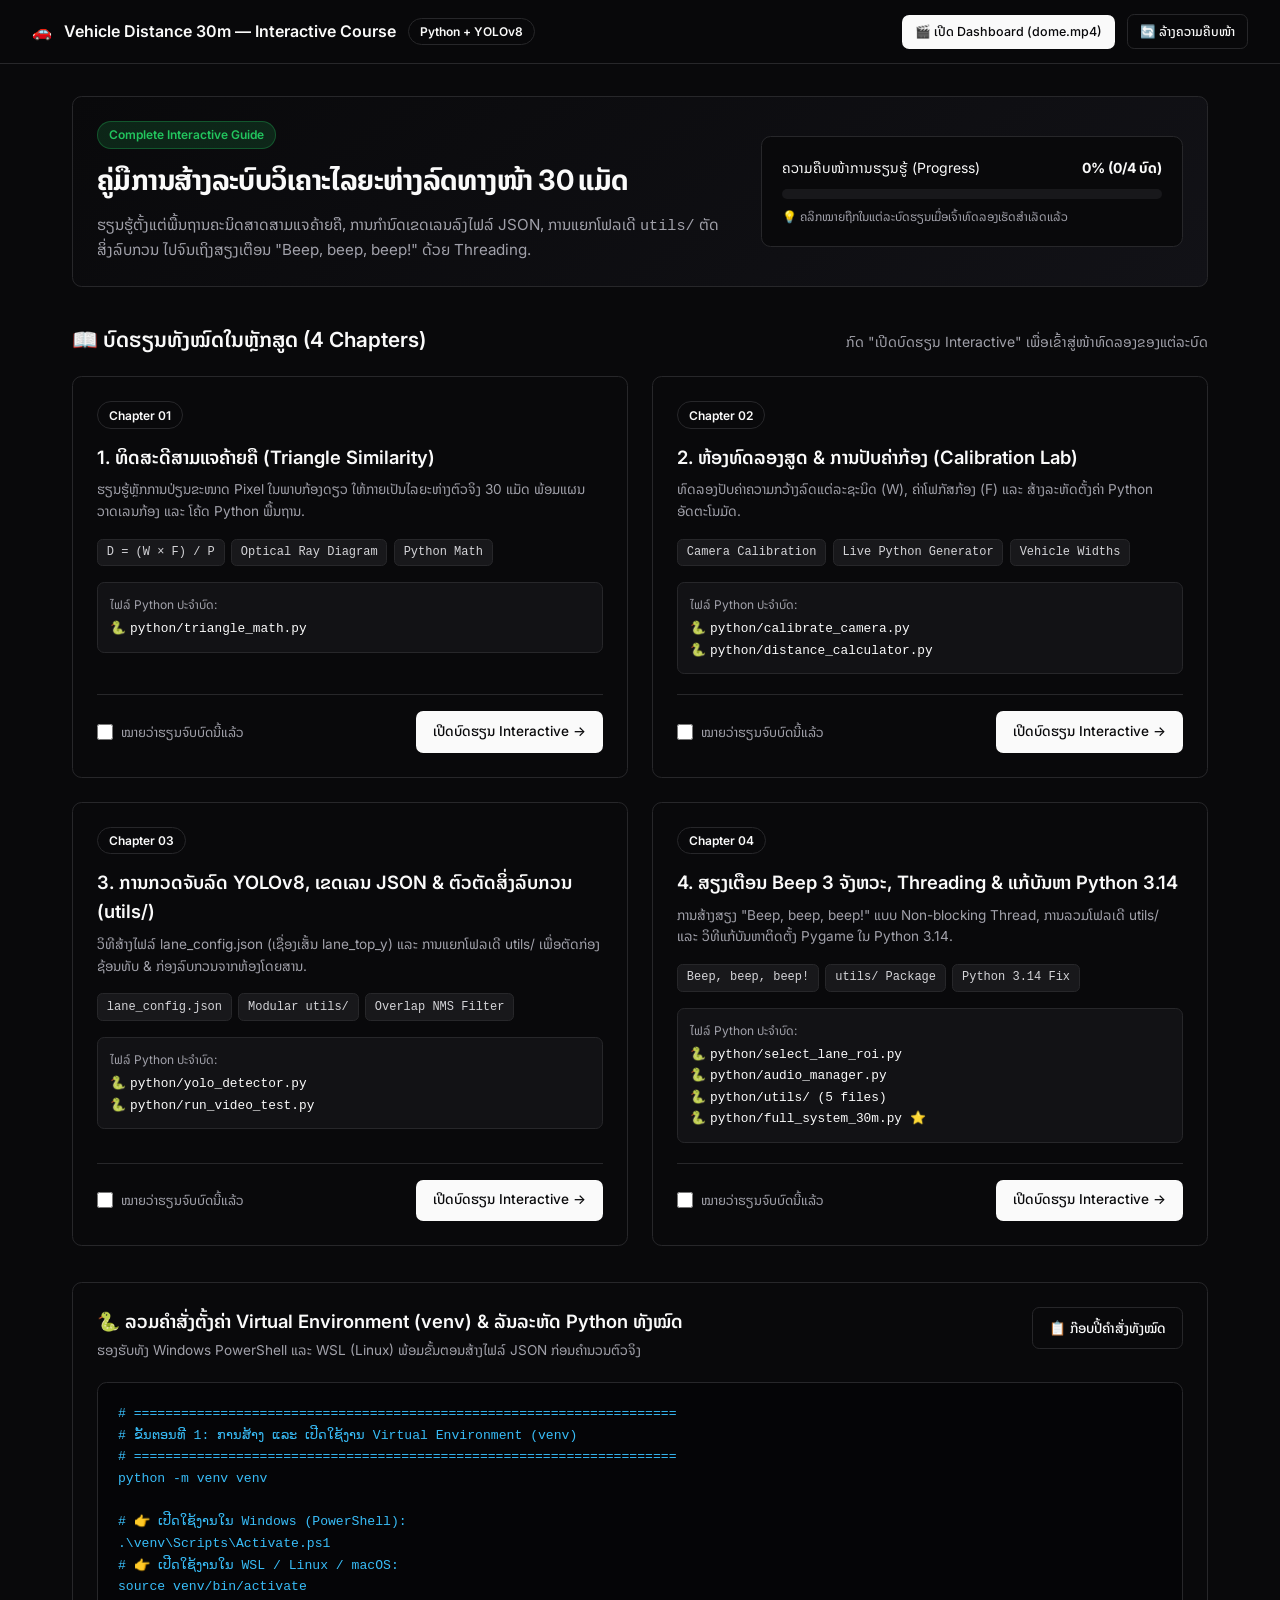
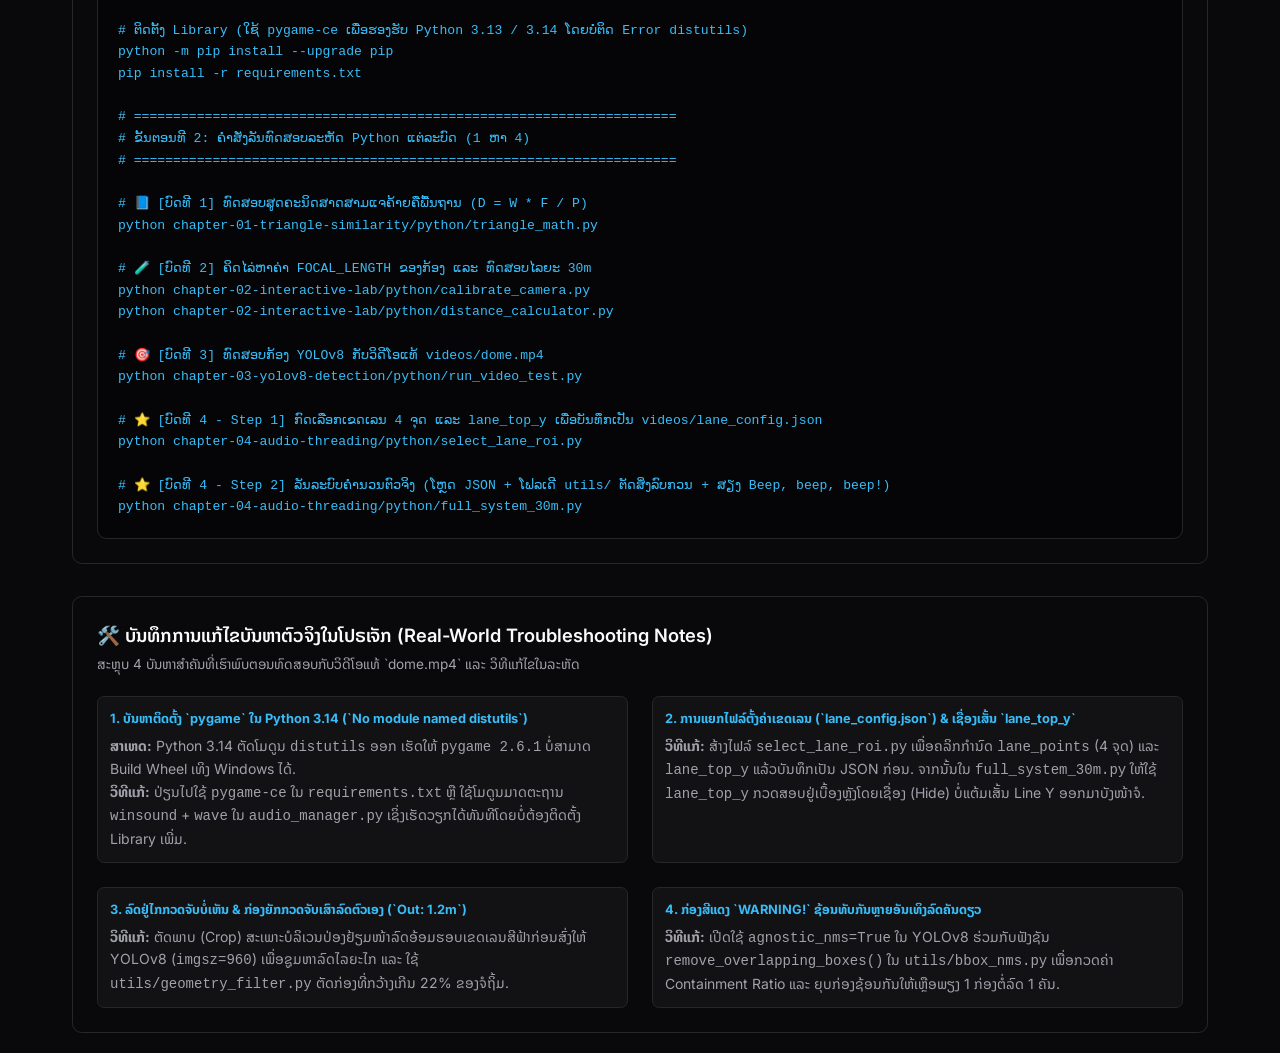
<file: index.html>
<!DOCTYPE html>
<html lang="lo">
<head>
  <meta charset="UTF-8">
  <meta name="viewport" content="width=device-width, initial-scale=1.0">
  <title>📚 ສາລະບານຫຼັກສູດ: ລະບົບວິເຄາະໄລຍະຫ່າງລົດ 30 ແມັດດ້ວຍ Python & AI</title>
  <link rel="stylesheet" href="portal-assets/css/shadcn-theme.css">
  <link rel="stylesheet" href="portal-assets/css/portal.css">
</head>
<body>

  <header class="navbar">
    <div class="nav-brand">
      <span class="logo-icon">🚗</span>
      <span>Vehicle Distance 30m — Interactive Course</span>
      <span class="badge badge-outline">Python + YOLOv8</span>
    </div>
    <div class="nav-right">
      <a href="frontend/index.html" class="btn btn-primary btn-sm" style="margin-right: 0.5rem;">🎬 ເປີດ Dashboard (dome.mp4)</a>
      <button id="resetProgressBtn" class="btn btn-outline btn-sm">🔄 ລ້າງຄວາມຄືບໜ້າ</button>
    </div>
  </header>

  <main class="container">
    
    <section class="hero-card card">
      <div class="hero-content">
        <div>
          <span class="badge badge-safe" style="margin-bottom: 0.6rem;">Complete Interactive Guide</span>
          <h1>ຄູ່ມືການສ້າງລະບົບວິເຄາະໄລຍະຫ່າງລົດທາງໜ້າ 30 ແມັດ</h1>
          <p class="hero-subtitle">
            ຮຽນຮູ້ຕັ້ງແຕ່ພື້ນຖານຄະນິດສາດສາມແຈຄ້າຍຄື, ການກຳນົດເຂດເລນລົງໄຟລ໌ JSON, ການແຍກໂຟລເດີ <code>utils/</code> ຕັດສິ່ງລົບກວນ ໄປຈົນເຖິງສຽງເຕືອນ "Beep, beep, beep!" ດ້ວຍ Threading.
          </p>
        </div>

        <div class="progress-widget">
          <div class="progress-header">
            <span>ຄວາມຄືບໜ້າການຮຽນຮູ້ (Progress)</span>
            <strong id="progressPercentText">0% (0/4 ບົດ)</strong>
          </div>
          <div class="progress-bar-bg">
            <div id="progressBarFill" class="progress-bar-fill"></div>
          </div>
          <p class="text-xs text-muted" style="margin-top: 0.45rem;">
            💡 ຄລິກໝາຍຖືກໃນແຕ່ລະບົດຮຽນເມື່ອເຈົ້າທົດລອງເຮັດສຳເລັດແລ້ວ
          </p>
        </div>
      </div>
    </section>

    <section class="chapters-section">
      <div class="section-title-row">
        <h2>📖 ບົດຮຽນທັງໝົດໃນຫຼັກສູດ (4 Chapters)</h2>
        <span class="text-sm text-muted">ກົດ "ເປີດບົດຮຽນ Interactive" ເພື່ອເຂົ້າສູ່ໜ້າທົດລອງຂອງແຕ່ລະບົດ</span>
      </div>

      <div id="chaptersGrid" class="chapters-grid"></div>
    </section>

    <!-- ກ່ອງລວມຄຳສັ່ງລັນໂຄ້ດ Python ທັງໝົດ ພ້ອມວິທີໃຊ້ venv -->
    <section class="python-hub card" style="margin-bottom: 2rem;">
      <div class="card-header">
        <div>
          <h2 class="card-title">🐍 ລວມຄຳສັ່ງຕັ້ງຄ່າ Virtual Environment (venv) & ລັນລະຫັດ Python ທັງໝົດ</h2>
          <p class="card-description">ຮອງຮັບທັງ Windows PowerShell ແລະ WSL (Linux) ພ້ອມຂັ້ນຕອນສ້າງໄຟລ໌ JSON ກ່ອນຄຳນວນຕົວຈິງ</p>
        </div>
        <button id="copyAllCliBtn" class="btn btn-outline">📋 ກ໊ອບປີ້ຄຳສັ່ງທັງໝົດ</button>
      </div>

      <pre class="cli-block"><code id="cliCommandsText"># =====================================================================
# ຂັ້ນຕອນທີ 1: ການສ້າງ ແລະ ເປີດໃຊ້ງານ Virtual Environment (venv)
# =====================================================================
python -m venv venv

# 👉 ເປີດໃຊ້ງານໃນ Windows (PowerShell):
.\venv\Scripts\Activate.ps1
# 👉 ເປີດໃຊ້ງານໃນ WSL / Linux / macOS:
source venv/bin/activate

# ຕິດຕັ້ງ Library (ໃຊ້ pygame-ce ເພື່ອຮອງຮັບ Python 3.13 / 3.14 ໂດຍບໍ່ຕິດ Error distutils)
python -m pip install --upgrade pip
pip install -r requirements.txt

# =====================================================================
# ຂັ້ນຕອນທີ 2: ຄຳສັ່ງລັນທົດສອບລະຫັດ Python ແຕ່ລະບົດ (1 ຫາ 4)
# =====================================================================

# 📘 [ບົດທີ 1] ທົດສອບສູດຄະນິດສາດສາມແຈຄ້າຍຄືພື້ນຖານ (D = W * F / P)
python chapter-01-triangle-similarity/python/triangle_math.py

# 🧪 [ບົດທີ 2] ຄິດໄລ່ຫາຄ່າ FOCAL_LENGTH ຂອງກ້ອງ ແລະ ທົດສອບໄລຍະ 30m
python chapter-02-interactive-lab/python/calibrate_camera.py
python chapter-02-interactive-lab/python/distance_calculator.py

# 🎯 [ບົດທີ 3] ທົດສອບກ້ອງ YOLOv8 ກັບວິດີໂອແທ້ videos/dome.mp4
python chapter-03-yolov8-detection/python/run_video_test.py

# ⭐ [ບົດທີ 4 - Step 1] ກົດເລືອກເຂດເລນ 4 ຈຸດ ແລະ lane_top_y ເພື່ອບັນທຶກເປັນ videos/lane_config.json
python chapter-04-audio-threading/python/select_lane_roi.py

# ⭐ [ບົດທີ 4 - Step 2] ລັນລະບົບຄຳນວນຕົວຈິງ (ໂຫຼດ JSON + ໂຟລເດີ utils/ ຕັດສິ່ງລົບກວນ + ສຽງ Beep, beep, beep!)
python chapter-04-audio-threading/python/full_system_30m.py</code></pre>
    </section>

    <!-- ກ່ອງສະຫຼຸບບົດຮຽນການແກ້ໄຂບັນຫາຕົວຈິງ (Troubleshooting & Architecture Notes) -->
    <section class="card">
      <div class="card-header">
        <div>
          <h2 class="card-title">🛠️ ບັນທຶກການແກ້ໄຂບັນຫາຕົວຈິງໃນໂປຣເຈັກ (Real-World Troubleshooting Notes)</h2>
          <p class="card-description">ສະຫຼຸບ 4 ບັນຫາສຳຄັນທີ່ເຮົາພົບຕອນທົດສອບກັບວິດີໂອແທ້ `dome.mp4` ແລະ ວິທີແກ້ໄຂໃນລະຫັດ</p>
        </div>
      </div>

      <div class="chapters-grid">
        <div class="python-files-box" style="margin-bottom: 0;">
          <strong style="color: var(--accent-blue);">1. ບັນຫາຕິດຕັ້ງ `pygame` ໃນ Python 3.14 (`No module named distutils`)</strong>
          <p class="text-sm text-muted" style="margin-top: 0.35rem;">
            <strong>ສາເຫດ:</strong> Python 3.14 ຕັດໂມດູນ <code>distutils</code> ອອກ ເຮັດໃຫ້ <code>pygame 2.6.1</code> ບໍ່ສາມາດ Build Wheel ເທິງ Windows ໄດ້.<br>
            <strong>ວິທີແກ້:</strong> ປ່ຽນໄປໃຊ້ <code>pygame-ce</code> ໃນ <code>requirements.txt</code> ຫຼື ໃຊ້ໂມດູນມາດຕະຖານ <code>winsound</code> + <code>wave</code> ໃນ <code>audio_manager.py</code> ເຊິ່ງເຮັດວຽກໄດ້ທັນທີໂດຍບໍ່ຕ້ອງຕິດຕັ້ງ Library ເພີ່ມ.
          </p>
        </div>

        <div class="python-files-box" style="margin-bottom: 0;">
          <strong style="color: var(--accent-blue);">2. ການແຍກໄຟລ໌ຕັ້ງຄ່າເຂດເລນ (`lane_config.json`) & ເຊື່ອງເສັ້ນ `lane_top_y`</strong>
          <p class="text-sm text-muted" style="margin-top: 0.35rem;">
            <strong>ວິທີແກ້:</strong> ສ້າງໄຟລ໌ <code>select_lane_roi.py</code> ເພື່ອຄລິກກຳນົດ <code>lane_points</code> (4 ຈຸດ) ແລະ <code>lane_top_y</code> ແລ້ວບັນທຶກເປັນ JSON ກ່ອນ. ຈາກນັ້ນໃນ <code>full_system_30m.py</code> ໃຫ້ໃຊ້ <code>lane_top_y</code> ກວດສອບຢູ່ເບື້ອງຫຼັງໂດຍເຊື່ອງ (Hide) ບໍ່ແຕ້ມເສັ້ນ Line Y ອອກມາບັງໜ້າຈໍ.
          </p>
        </div>

        <div class="python-files-box" style="margin-bottom: 0;">
          <strong style="color: var(--accent-blue);">3. ລົດຢູ່ໄກກວດຈັບບໍ່ເຫັນ & ກ່ອງຍັກກວດຈັບເສົາລົດຕົວເອງ (`Out: 1.2m`)</strong>
          <p class="text-sm text-muted" style="margin-top: 0.35rem;">
            <strong>ວິທີແກ້:</strong> ຕັດພາບ (Crop) ສະເພາະບໍລິເວນປ່ອງຢ້ຽມໜ້າລົດອ້ອມຮອບເຂດເລນສີຟ້າກ່ອນສົ່ງໃຫ້ YOLOv8 (<code>imgsz=960</code>) ເພື່ອຊູມຫາລົດໄລຍະໄກ ແລະ ໃຊ້ <code>utils/geometry_filter.py</code> ຕັດກ່ອງທີ່ກວ້າງເກີນ 22% ຂອງຈໍຖິ້ມ.
          </p>
        </div>

        <div class="python-files-box" style="margin-bottom: 0;">
          <strong style="color: var(--accent-blue);">4. ກ່ອງສີແດງ `WARNING!` ຊ້ອນທັບກັນຫຼາຍອັນເທິງລົດຄັນດຽວ</strong>
          <p class="text-sm text-muted" style="margin-top: 0.35rem;">
            <strong>ວິທີແກ້:</strong> ເປີດໃຊ້ <code>agnostic_nms=True</code> ໃນ YOLOv8 ຮ່ວມກັບຟັງຊັນ <code>remove_overlapping_boxes()</code> ໃນ <code>utils/bbox_nms.py</code> ເພື່ອກວດຄ່າ Containment Ratio ແລະ ຍຸບກ່ອງຊ້ອນກັນໃຫ້ເຫຼືອພຽງ 1 ກ່ອງຕໍ່ລົດ 1 ຄັນ.
          </p>
        </div>
      </div>
    </section>

  </main>

  <script type="module" src="portal-assets/js/main.js"></script>
</body>
</html>
</file>
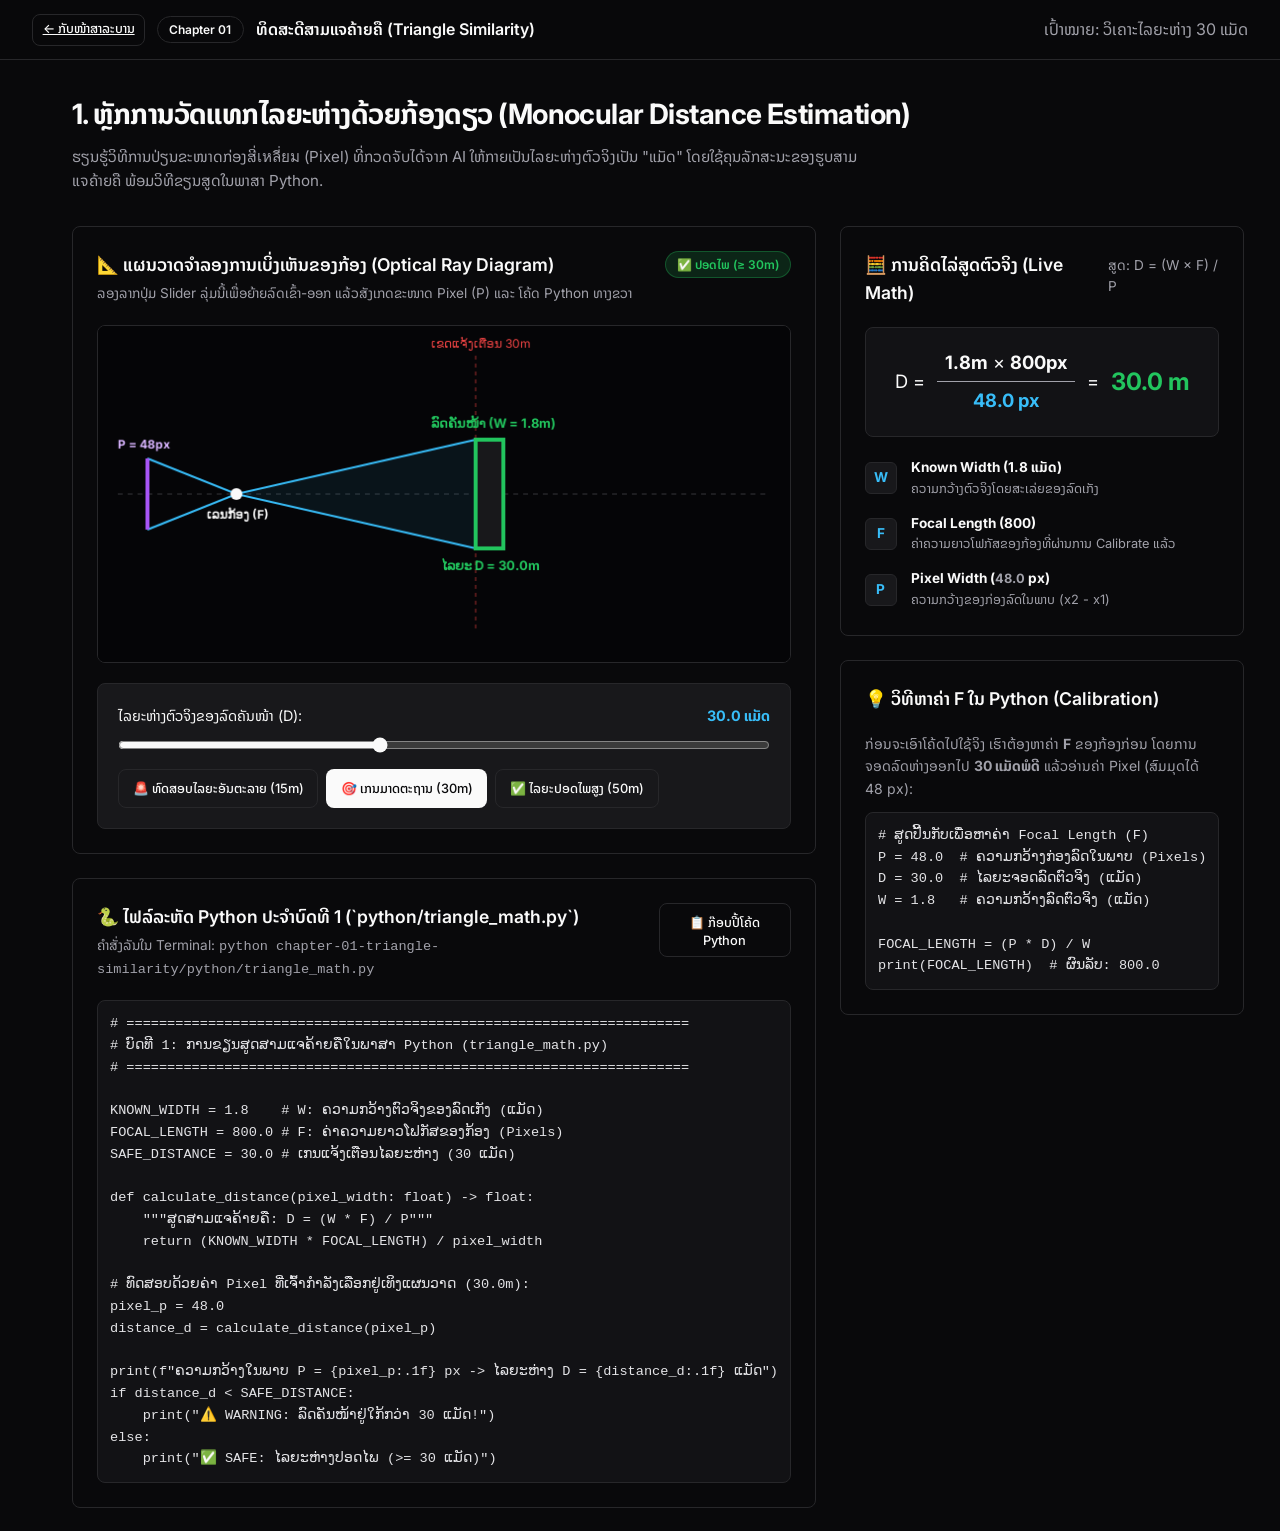
<file: chapter-01-triangle-similarity/index.html>
<!DOCTYPE html>
<html lang="lo">
<head>
  <meta charset="UTF-8">
  <meta name="viewport" content="width=device-width, initial-scale=1.0">
  <title>ບົດທີ 1: ທິດສະດີສາມແຈຄ້າຍຄື (Triangle Similarity)</title>
  <link rel="stylesheet" href="css/shadcn-theme.css">
  <link rel="stylesheet" href="css/chapter-01.css">
</head>
<body>

  <!-- ແຖບເມນູດ້ານເທິງ -->
  <header class="navbar">
    <div class="nav-brand">
      <a href="../index.html" class="btn btn-outline" style="padding: 0.3rem 0.6rem;">← ກັບໜ້າສາລະບານ</a>
      <span class="badge badge-outline">Chapter 01</span>
      <span>ທິດສະດີສາມແຈຄ້າຍຄື (Triangle Similarity)</span>
    </div>
    <div class="nav-actions">
      <span class="text-muted">ເປົ້າໝາຍ: ວິເຄາະໄລຍະຫ່າງ 30 ແມັດ</span>
    </div>
  </header>

  <main class="container">
    <div class="lesson-header">
      <h1>1. ຫຼັກການວັດແທກໄລຍະຫ່າງດ້ວຍກ້ອງດຽວ (Monocular Distance Estimation)</h1>
      <p class="subtitle">
        ຮຽນຮູ້ວິທີການປ່ຽນຂະໜາດກ່ອງສີ່เหลี่ยม (Pixel) ທີ່ກວດຈັບໄດ້ຈາກ AI ໃຫ້ກາຍເປັນໄລຍະຫ່າງຕົວຈິງເປັນ "ແມັດ" ໂດຍໃຊ້ຄຸນລັກສະນະຂອງຮູບສາມແຈຄ້າຍຄື ພ້ອມວິທີຂຽນສູດໃນພາສາ Python.
      </p>
    </div>

    <div class="grid-layout">
      
      <!-- ຝັ່ງຊ້າຍ: ແຜນວາດ Interactive Canvas & ໂຄ້ດ Python ເຕັມ -->
      <div style="display: flex; flex-direction: column; gap: 1.5rem;">
        <div class="card">
          <div class="card-header">
            <div>
              <h2 class="card-title">📐 ແຜນວາດຈຳລອງການເບິ່ງເຫັນຂອງກ້ອງ (Optical Ray Diagram)</h2>
              <p class="card-description">ລອງລາກປຸ່ມ Slider ລຸ່ມນີ້ເພື່ອຍ້າຍລົດເຂົ້າ-ອອກ ແລ້ວສັງເກດຂະໜາດ Pixel (P) ແລະ ໂຄ້ດ Python ທາງຂວາ</p>
            </div>
            <span id="safetyBadge" class="badge badge-safe">ປອດໄພ (≥ 30m)</span>
          </div>

          <div class="canvas-container">
            <canvas id="triangleCanvas" width="700" height="340"></canvas>
          </div>

          <div class="controls-panel">
            <div class="slider-header">
              <label for="distanceSlider">ໄລຍະຫ່າງຕົວຈິງຂອງລົດຄັນໜ້າ (D):</label>
              <span id="distanceLabel" class="highlight-val">30.0 ແມັດ</span>
            </div>
            <input type="range" id="distanceSlider" min="10" max="60" step="0.5" value="30">
            
            <div class="preset-buttons">
              <button class="btn btn-outline" data-dist="15">🚨 ທົດສອບໄລຍະອັນຕະລາຍ (15m)</button>
              <button class="btn btn-primary" data-dist="30">🎯 ເກນມາດຕະຖານ (30m)</button>
              <button class="btn btn-outline" data-dist="50">✅ ໄລຍະປອດໄພສູງ (50m)</button>
            </div>
          </div>
        </div>

        <!-- ກ່ອງສະແດງໄຟລ໌ Python ປະຈຳບົດທີ 1 -->
        <div class="card">
          <div class="card-header">
            <div>
              <h3 class="card-title">🐍 ໄຟລ໌ລະຫັດ Python ປະຈຳບົດທີ 1 (`python/triangle_math.py`)</h3>
              <p class="card-description">ຄຳສັ່ງລັນໃນ Terminal: <code>python chapter-01-triangle-similarity/python/triangle_math.py</code></p>
            </div>
            <button id="copyCh1PyBtn" class="btn btn-outline">📋 ກ໊ອບປີ້ໂຄ້ດ Python</button>
          </div>
          <pre class="code-snippet" style="margin-top: 0;"><code id="ch1PythonCode"># =====================================================================
# ບົດທີ 1: ការຂຽນສູດສາມແຈຄ້າຍຄືໃນພາສາ Python (triangle_math.py)
# =====================================================================

KNOWN_WIDTH = 1.8    # W: ຄວາມກວ້າງຕົວຈິງຂອງລົດເກັງ (ແມັດ)
FOCAL_LENGTH = 800.0 # F: ຄ່າຄວາມຍາວໂຟກັສຂອງກ້ອງ (Pixels)
SAFE_DISTANCE = 30.0 # ເກນແຈ້ງເຕືອນໄລຍະຫ່າງ (30 ແມັດ)

def calculate_distance(pixel_width: float) -> float:
    """ສູດສາມແຈຄ້າຍຄື: D = (W * F) / P"""
    return (KNOWN_WIDTH * FOCAL_LENGTH) / pixel_width

# ທົດສອບດ້ວຍຄ່າ Pixel ທີ່ເຈົ້າກຳລັງເລືອກຢູ່ເທິງແຜນວາດ:
pixel_p = 48.0
distance_d = calculate_distance(pixel_p)

print(f"ຄວາມກວ້າງໃນພາບ P = {pixel_p:.1f} px -> ໄລຍະຫ່າງ D = {distance_d:.1f} ແມັດ")
if distance_d < SAFE_DISTANCE:
    print("⚠️ WARNING: ລົດຄັນໜ້າຢູ່ໃກ້ກວ່າ 30 ແມັດ!")
else:
    print("✅ SAFE: ໄລຍະຫ່າງປອດໄພ (>= 30 ແມັດ)")</code></pre>
        </div>
      </div>

      <!-- ຝັ່ງຂວາ: ການຄິດໄລ່ສູດ ແລະ ຄຳອະທິບາຍຕົວແປ -->
      <div class="side-column">
        
        <div class="card">
          <div class="card-header">
            <h3 class="card-title">🧮 ການຄິດໄລ່ສູດຕົວຈິງ (Live Math)</h3>
            <p class="card-description">ສູດ: D = (W × F) / P</p>
          </div>

          <div class="formula-box">
            <div class="formula-equation">
              <span>D = </span>
              <div class="fraction">
                <span class="top"><strong id="mathW">1.8m</strong> × <strong id="mathF">800px</strong></span>
                <span class="bottom"><strong id="mathP" class="text-primary">48.0 px</strong></span>
              </div>
              <span> = </span>
              <strong id="mathResult" class="result-text">30.0 m</strong>
            </div>
          </div>

          <div class="variable-list">
            <div class="var-item">
              <span class="var-symbol">W</span>
              <div class="var-detail">
                <strong>Known Width (1.8 ແມັດ)</strong>
                <span>ຄວາມກວ້າງຕົວຈິງໂດຍສະເລ່ຍຂອງລົດເກັງ</span>
              </div>
            </div>
            <div class="var-item">
              <span class="var-symbol">F</span>
              <div class="var-detail">
                <strong>Focal Length (800)</strong>
                <span>ຄ່າຄວາມຍາວໂຟກັສຂອງກ້ອງທີ່ຜ່ານການ Calibrate ແລ້ວ</span>
              </div>
            </div>
            <div class="var-item">
              <span class="var-symbol">P</span>
              <div class="var-detail">
                <strong>Pixel Width (<span id="descP">48.0</span> px)</strong>
                <span>ຄວາມກວ້າງຂອງກ່ອງລົດໃນພາບ (x2 - x1)</span>
              </div>
            </div>
          </div>
        </div>

        <div class="card">
          <div class="card-header">
            <h3 class="card-title">💡 ວິທີຫາຄ່າ F ໃນ Python (Calibration)</h3>
          </div>
          <p class="text-sm text-muted">
            ກ່ອນຈະເອົາໂຄ້ດໄປໃຊ້ຈິງ ເຮົາຕ້ອງຫາຄ່າ <strong>F</strong> ຂອງກ້ອງກ່ອນ ໂດຍການຈອດລົດຫ່າງອອກໄປ <strong>30 ແມັດພໍດີ</strong> ແລ້ວອ່ານຄ່າ Pixel (ສົມມຸດໄດ້ 48 px):
          </p>
          <pre class="code-snippet"># ສູດປີ້ນກັບເພື່ອຫາຄ່າ Focal Length (F)
P = 48.0  # ຄວາມກວ້າງກ່ອງລົດໃນພາບ (Pixels)
D = 30.0  # ໄລຍະຈອດລົດຕົວຈິງ (ແມັດ)
W = 1.8   # ຄວາມກວ້າງລົດຕົວຈິງ (ແມັດ)

FOCAL_LENGTH = (P * D) / W
print(FOCAL_LENGTH)  # ຜົນລັບ: 800.0</pre>
        </div>

      </div>

    </div>
  </main>

  <script type="module" src="js/main.js"></script>
</body>
</html>
</file>
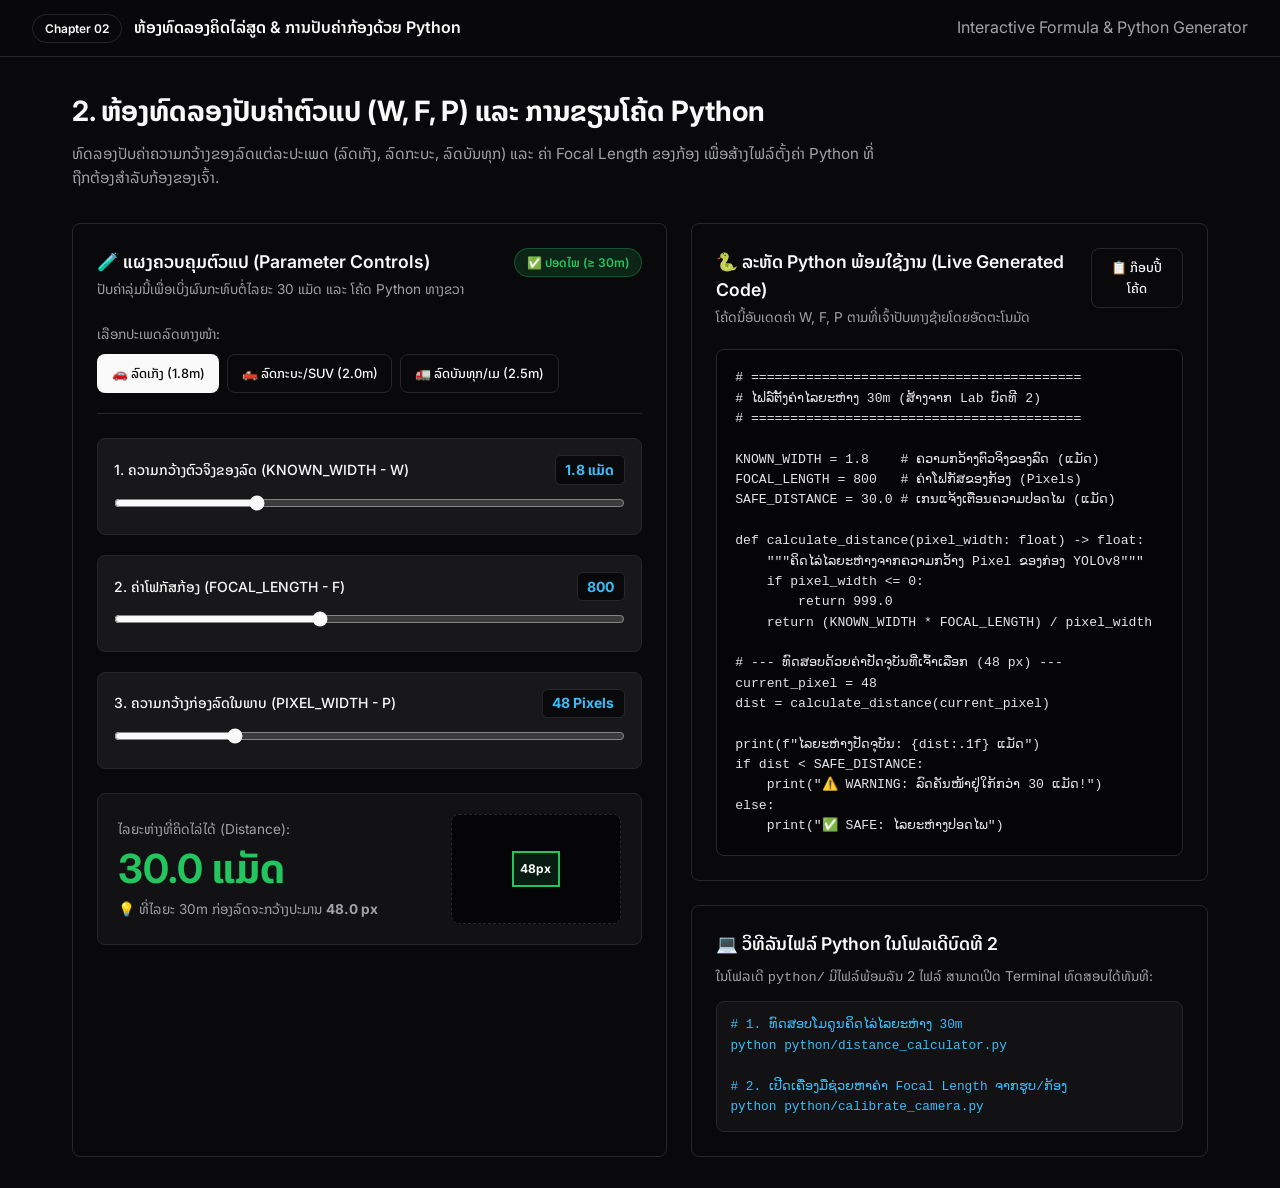
<file: chapter-02-interactive-lab/index.html>
<!DOCTYPE html>
<html lang="lo">
<head>
  <meta charset="UTF-8">
  <meta name="viewport" content="width=device-width, initial-scale=1.0">
  <title>ບົດທີ 2: ຫ້ອງທົດລອງສູດ & ລະຫັດ Python (Interactive Lab)</title>
  <link rel="stylesheet" href="css/shadcn-theme.css">
  <link rel="stylesheet" href="css/chapter-02.css">
</head>
<body>

  <!-- Navbar -->
  <header class="navbar">
    <div class="nav-brand">
      <span class="badge badge-outline">Chapter 02</span>
      <span>ຫ້ອງທົດລອງຄິດໄລ່ສູດ & ການປັບຄ່າກ້ອງດ້ວຍ Python</span>
    </div>
    <div class="nav-actions">
      <span class="text-muted">Interactive Formula & Python Generator</span>
    </div>
  </header>

  <main class="container">
    <div class="lesson-header">
      <h1>2. ຫ້ອງທົດລອງປັບຄ່າຕົວແປ (W, F, P) ແລະ ການຂຽນໂຄ້ດ Python</h1>
      <p class="subtitle">
        ທົດລອງປັບຄ່າຄວາມກວ້າງຂອງລົດແຕ່ລະປະເພດ (ລົດເກັງ, ລົດກະບະ, ລົດບັນທຸກ) ແລະ ຄ່າ Focal Length ຂອງກ້ອງ ເພື່ອສ້າງໄຟລ໌ຕັ້ງຄ່າ Python ທີ່ຖືກຕ້ອງສຳລັບກ້ອງຂອງເຈົ້າ.
      </p>
    </div>

    <div class="grid-layout">
      
      <!-- ຝັ່ງຊ້າຍ: ເຄື່ອງມືທົດລອງປັບຄ່າ (Interactive Sliders) -->
      <div class="card">
        <div class="card-header">
          <div>
            <h2 class="card-title">🧪 ແຜງຄວບຄຸມຕົວແປ (Parameter Controls)</h2>
            <p class="card-description">ປັບຄ່າລຸ່ມນີ້ເພື່ອເບິ່ງຜົນກະທົບຕໍ່ໄລຍະ 30 ແມັດ ແລະ ໂຄ້ດ Python ທາງຂວາ</p>
          </div>
          <span id="statusBadge" class="badge badge-safe">ພໍດີເກນ 30.0m</span>
        </div>

        <!-- ປຸ່ມເລືອກປະເພດລົດ -->
        <div class="vehicle-selector">
          <span class="text-sm text-muted">ເລືອກປະເພດລົດທາງໜ້າ:</span>
          <div class="btn-group">
            <button class="btn btn-primary vehicle-btn" data-width="1.8">🚗 ລົດເກັງ (1.8m)</button>
            <button class="btn btn-outline vehicle-btn" data-width="2.0">🛻 ລົດກະບະ/SUV (2.0m)</button>
            <button class="btn btn-outline vehicle-btn" data-width="2.5">🚛 ລົດບັນທຸກ/ເມ (2.5m)</button>
          </div>
        </div>

        <!-- Slider 1: Known Width (W) -->
        <div class="slider-box">
          <div class="slider-top">
            <label for="sliderW">1. ຄວາມກວ້າງຕົວຈິງຂອງລົດ (KNOWN_WIDTH - W)</label>
            <span id="labelW" class="val-badge">1.8 ແມັດ</span>
          </div>
          <input type="range" id="sliderW" min="1.5" max="2.6" step="0.1" value="1.8">
        </div>

        <!-- Slider 2: Focal Length (F) -->
        <div class="slider-box">
          <div class="slider-top">
            <label for="sliderF">2. ຄ່າໂຟກັສກ້ອງ (FOCAL_LENGTH - F)</label>
            <span id="labelF" class="val-badge">800</span>
          </div>
          <input type="range" id="sliderF" min="400" max="1400" step="10" value="800">
        </div>

        <!-- Slider 3: Pixel Width (P) -->
        <div class="slider-box">
          <div class="slider-top">
            <label for="sliderP">3. ຄວາມກວ້າງກ່ອງລົດໃນພາບ (PIXEL_WIDTH - P)</label>
            <span id="labelP" class="val-badge">48 Pixels</span>
          </div>
          <input type="range" id="sliderP" min="15" max="160" step="1" value="48">
        </div>

        <!-- ກ່ອງສະແດງຜົນລັບ ແລະ ພາບຈຳລອງກ່ອງ Bounding Box -->
        <div class="result-display">
          <div class="result-info">
            <span class="text-sm text-muted">ໄລຍະຫ່າງທີ່ຄິດໄລ່ໄດ້ (Distance):</span>
            <div id="resultDistance" class="big-distance">30.0 ແມັດ</div>
            <span id="pixelAt30m" class="text-sm text-muted">
              💡 ທີ່ໄລຍະ 30m ກ່ອງລົດຈະກວ້າງປະມານ <strong>48.0 px</strong>
            </span>
          </div>
          <div class="bbox-preview-wrapper">
            <div id="bboxPreview" class="bbox-preview">
              <span id="bboxLabel">48px</span>
            </div>
          </div>
        </div>
      </div>

      <!-- ຝັ່ງຂວາ: ໂຄ້ດ Python ທີ່ສ້າງຂຶ້ນອັດຕະໂນມັດ -->
      <div class="side-column">
        <div class="card">
          <div class="card-header">
            <div>
              <h2 class="card-title">🐍 ລະຫັດ Python ພ້ອມໃຊ້ງານ (Live Generated Code)</h2>
              <p class="card-description">ໂຄ້ດນີ້ອັບເດດຄ່າ W, F, P ຕາມທີ່ເຈົ້າປັບທາງຊ້າຍໂດຍອັດຕະໂນມັດ</p>
            </div>
            <button id="copyCodeBtn" class="btn btn-outline">📋 ກ໊ອບປີ້ໂຄ້ດ</button>
          </div>

          <pre class="code-block"><code id="pythonCodeDisplay"></code></pre>
        </div>

        <!-- ຄຳແນະນຳການລັນໄຟລ໌ Python ໃນໂຟລເດີ -->
        <div class="card">
          <h3 class="card-title" style="margin-bottom: 0.5rem;">💻 ວິທີລັນໄຟລ໌ Python ໃນໂຟລເດີບົດທີ 2</h3>
          <p class="text-sm text-muted" style="margin-bottom: 0.75rem;">
            ໃນໂຟລເດີ <code>python/</code> ມີໄຟລ໌ພ້ອມລັນ 2 ໄຟລ໌ ສາມາດເປີດ Terminal ທົດສອບໄດ້ທັນທີ:
          </p>
          <pre class="terminal-box"># 1. ທົດສອບໂມດູນຄິດໄລ່ໄລຍະຫ່າງ 30m
python python/distance_calculator.py

# 2. ເປີດເຄື່ອງມືຊ່ວຍຫາຄ່າ Focal Length ຈາກຮູບ/ກ້ອງ
python python/calibrate_camera.py</pre>
        </div>
      </div>

    </div>
  </main>

  <script type="module" src="js/main.js"></script>
</body>
</html>
</file>
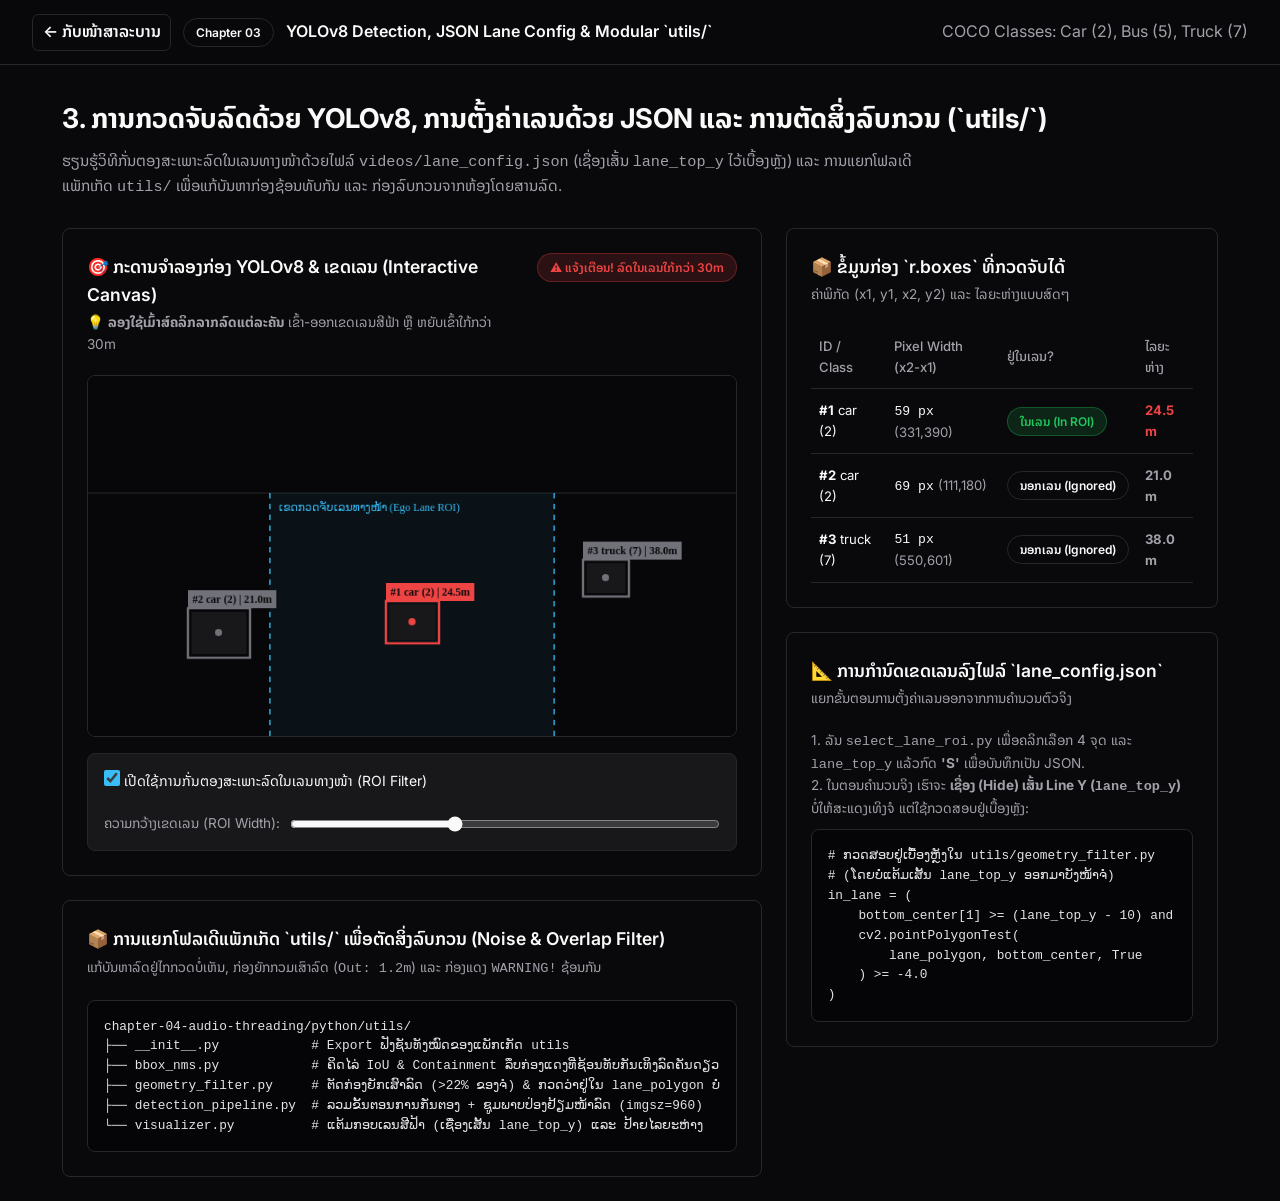
<file: chapter-03-yolov8-detection/index.html>
<!DOCTYPE html>
<html lang="lo">
<head>
  <meta charset="UTF-8">
  <meta name="viewport" content="width=device-width, initial-scale=1.0">
  <title>ບົດທີ 3: ການກວດຈັບລົດດ້ວຍ YOLOv8, ເຂດເລນ JSON & ໂຟລເດີ utils/</title>
  <link rel="stylesheet" href="css/shadcn-theme.css">
  <link rel="stylesheet" href="css/chapter-03.css">
</head>
<body>

  <header class="navbar">
    <div class="nav-brand">
      <a href="../index.html" class="btn badge-outline" style="padding: 0.3rem 0.6rem; text-decoration: none; border-radius: 0.4rem;">← ກັບໜ້າສາລະບານ</a>
      <span class="badge badge-outline">Chapter 03</span>
      <span>YOLOv8 Detection, JSON Lane Config & Modular `utils/`</span>
    </div>
    <div class="nav-actions">
      <span class="text-muted">COCO Classes: Car (2), Bus (5), Truck (7)</span>
    </div>
  </header>

  <main class="container">
    <div class="lesson-header">
      <h1>3. ການກວດຈັບລົດດ້ວຍ YOLOv8, ການຕັ້ງຄ່າເລນດ້ວຍ JSON ແລະ ການຕັດສິ່ງລົບກວນ (`utils/`)</h1>
      <p class="subtitle">
        ຮຽນຮູ້ວິທີກັ່ນຕອງສະເພາະລົດໃນເລນທາງໜ້າດ້ວຍໄຟລ໌ <code>videos/lane_config.json</code> (ເຊື່ອງເສັ້ນ <code>lane_top_y</code> ໄວ້ເບື້ອງຫຼັງ) ແລະ ການແຍກໂຟລເດີແພັກເກັດ <code>utils/</code> ເພື່ອແກ້ບັນຫາກ່ອງຊ້ອນທັບກັນ ແລະ ກ່ອງລົບກວນຈາກຫ້ອງໂດຍສານລົດ.
      </p>
    </div>

    <div class="grid-layout">
      
      <!-- ຝັ່ງຊ້າຍ: ຈໍຈຳລອງກ້ອງ YOLOv8 & ບົດຮຽນໂຟລເດີ utils/ -->
      <div style="display: flex; flex-direction: column; gap: 1.5rem;">
        <div class="card">
          <div class="card-header">
            <div>
              <h2 class="card-title">🎯 ກະດານຈຳລອງກ່ອງ YOLOv8 & ເຂດເລນ (Interactive Canvas)</h2>
              <p class="card-description">💡 <strong>ລອງໃຊ້ເມົ້າສ໌ຄລິກລາກລົດແຕ່ລະຄັນ</strong> ເຂົ້າ-ອອກເຂດເລນສີຟ້າ ຫຼື ຫຍັບເຂົ້າໃກ້ກວ່າ 30m</p>
            </div>
            <span id="overallStatus" class="badge badge-safe">ທາງໜ້າປອດໄພ</span>
          </div>

          <div class="canvas-wrapper">
            <canvas id="yoloCanvas" width="720" height="400"></canvas>
          </div>

          <div class="controls-bar">
            <div class="control-item">
              <label>
                <input type="checkbox" id="toggleRoiCheck" checked>
                ເປີດໃຊ້ການກັ່ນຕອງສະເພາະລົດໃນເລນທາງໜ້າ (ROI Filter)
              </label>
            </div>
            <div class="control-item" style="flex-grow: 1;">
              <span class="text-sm text-muted">ຄວາມກວ້າງເຂດເລນ (ROI Width):</span>
              <input type="range" id="roiWidthSlider" min="25" max="75" value="44">
            </div>
          </div>
        </div>

        <!-- ກ່ອງອະທິບາຍໂຄງສ້າງໂຟລເດີ utils/ ທີ່ເຮົາແຍກໄຟລ໌ອອກມາ -->
        <div class="card">
          <div class="card-header">
            <div>
              <h3 class="card-title">📦 ການແຍກໂຟລເດີແພັກເກັດ `utils/` ເພື່ອຕັດສິ່ງລົບກວນ (Noise & Overlap Filter)</h3>
              <p class="card-description">ແກ້ບັນຫາລົດຢູ່ໄກກວດບໍ່ເຫັນ, ກ່ອງຍັກກວມເສົາລົດ (<code>Out: 1.2m</code>) ແລະ ກ່ອງແດງ <code>WARNING!</code> ຊ້ອນກັນ</p>
            </div>
          </div>
          <pre class="code-box"><code>chapter-04-audio-threading/python/utils/
├── __init__.py            # Export ຟັງຊັນທັງໝົດຂອງແພັກເກັດ utils
├── bbox_nms.py            # ຄິດໄລ່ IoU & Containment ລຶບກ່ອງແດງທີ່ຊ້ອນທັບກັນເທິງລົດຄັນດຽວ
├── geometry_filter.py     # ຕັດກ່ອງຍັກເສົາລົດ (>22% ຂອງຈໍ) & ກວດວ່າຢູ່ໃນ lane_polygon ບໍ່
├── detection_pipeline.py  # ລວມຂັ້ນຕອນການກັ່ນຕອງ + ຊູມພາບປ່ອງຢ້ຽມໜ້າລົດ (imgsz=960)
└── visualizer.py          # ແຕ້ມກອບເລນສີຟ້າ (ເຊື່ອງເສັ້ນ lane_top_y) ແລະ ປ້າຍໄລຍະຫ່າງ</code></pre>
        </div>
      </div>

      <!-- ຝັ່ງຂວາ: ຕາຕະລາງຂໍ້ມູນ Bounding Box ແລະ ຂັ້ນຕອນ JSON -->
      <div class="side-column">
        
        <div class="card">
          <div class="card-header">
            <div>
              <h3 class="card-title">📦 ຂໍ້ມູນກ່ອງ `r.boxes` ທີ່ກວດຈັບໄດ້</h3>
              <p class="card-description">ຄ່າພິກັດ (x1, y1, x2, y2) ແລະ ໄລຍະຫ່າງແບບສົດໆ</p>
            </div>
          </div>

          <div class="table-wrapper">
            <table>
              <thead>
                <tr>
                  <th>ID / Class</th>
                  <th>Pixel Width (x2-x1)</th>
                  <th>ຢູ່ໃນເລນ?</th>
                  <th>ໄລຍະຫ່າງ</th>
                </tr>
              </thead>
              <tbody id="detectionTableBody"></tbody>
            </table>
          </div>
        </div>

        <!-- ກ່ອງອະທິບາຍການສ້າງໄຟລ໌ lane_config.json ກ່ອນຄຳນວນຕົວຈິງ -->
        <div class="card">
          <div class="card-header">
            <div>
              <h3 class="card-title">📐 ການກຳນົດເຂດເລນລົງໄຟລ໌ `lane_config.json`</h3>
              <p class="card-description">ແຍກຂັ້ນຕອນການຕັ້ງຄ່າເລນອອກຈາກການຄຳນວນຕົວຈິງ</p>
            </div>
          </div>
          <p class="text-sm text-muted" style="margin-bottom: 0.6rem;">
            1. ລັນ <code>select_lane_roi.py</code> ເພື່ອຄລິກເລືອກ 4 ຈຸດ ແລະ <code>lane_top_y</code> ແລ້ວກົດ <strong>'S'</strong> ເພື່ອບັນທຶກເປັນ JSON.<br>
            2. ໃນຕອນຄຳນວນຈິງ ເຮົາຈະ <strong>ເຊື່ອງ (Hide) ເສັ້ນ Line Y (<code>lane_top_y</code>)</strong> ບໍ່ໃຫ້ສະແດງເທິງຈໍ ແຕ່ໃຊ້ກວດສອບຢູ່ເບື້ອງຫຼັງ:
          </p>
          <pre class="code-box"><code># ກວດສອບຢູ່ເບື້ອງຫຼັງໃນ utils/geometry_filter.py
# (ໂດຍບໍ່ແຕ້ມເສັ້ນ lane_top_y ອອກມາບັງໜ້າຈໍ)
in_lane = (
    bottom_center[1] >= (lane_top_y - 10) and
    cv2.pointPolygonTest(
        lane_polygon, bottom_center, True
    ) >= -4.0
)</code></pre>
        </div>

      </div>

    </div>
  </main>

  <script type="module" src="js/main.js"></script>
</body>
</html>
</file>
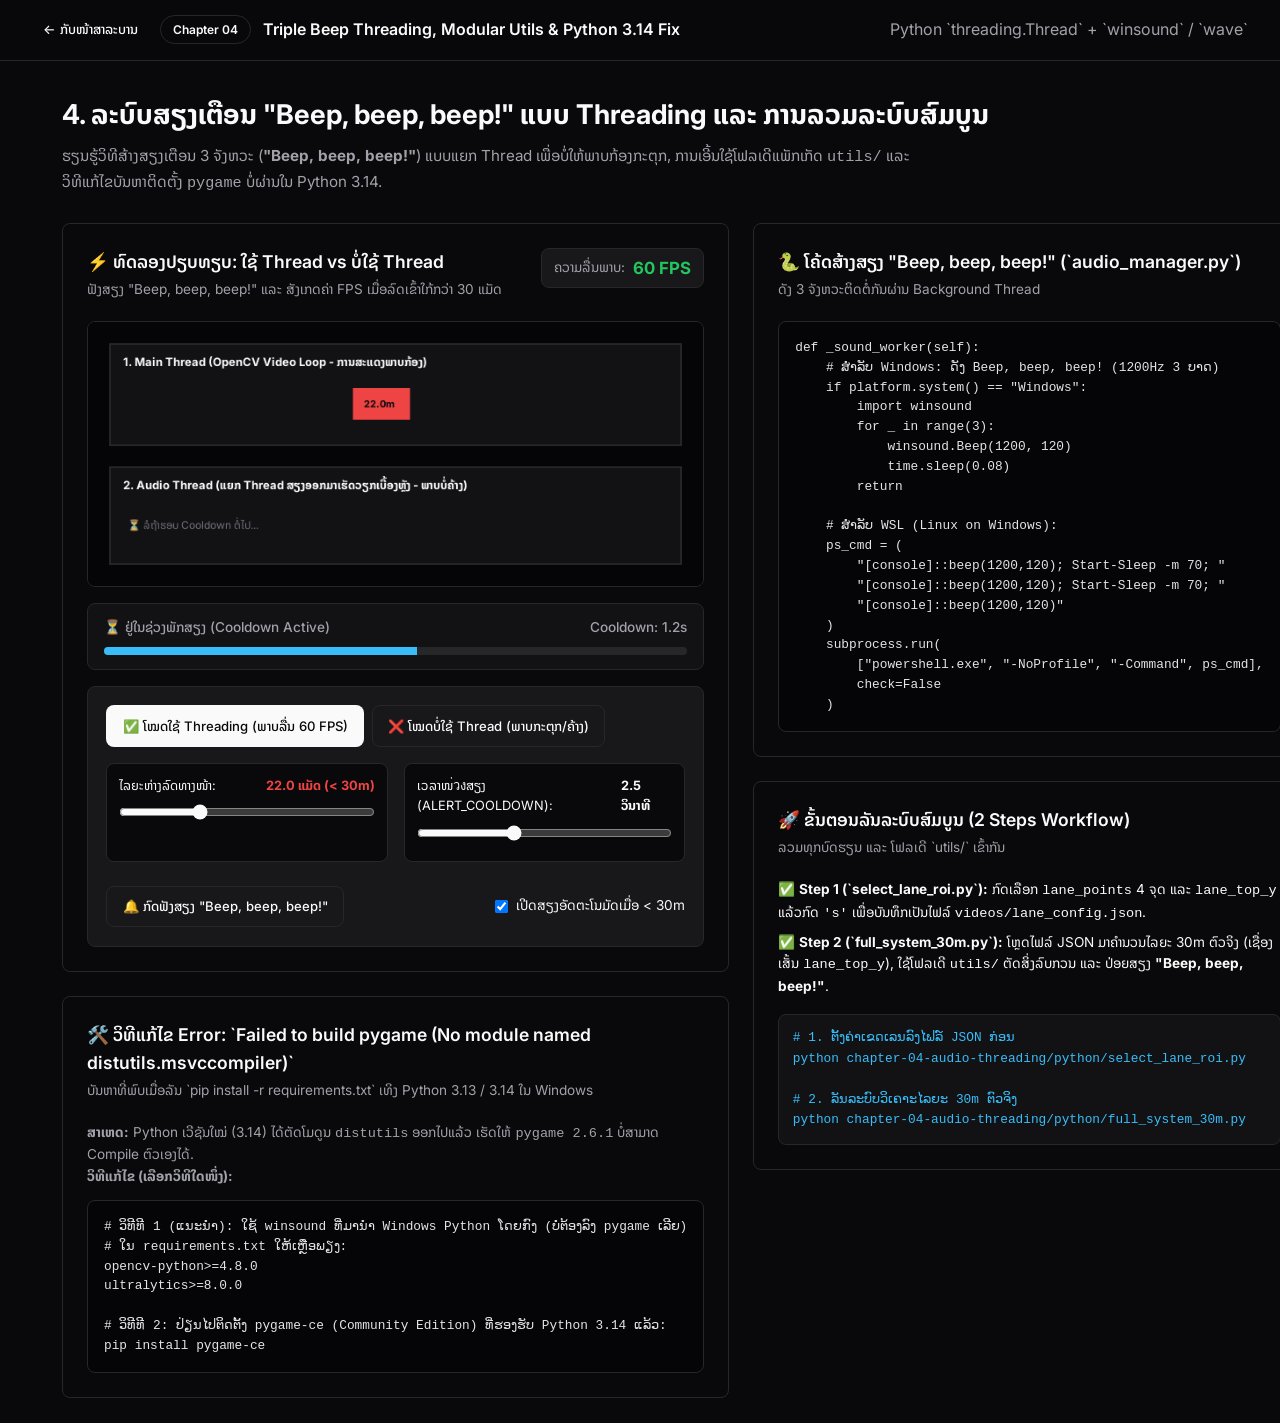
<file: chapter-04-audio-threading/index.html>
<!DOCTYPE html>
<html lang="lo">
<head>
  <meta charset="UTF-8">
  <meta name="viewport" content="width=device-width, initial-scale=1.0">
  <title>ບົດທີ 4: ສຽງເຕືອນ Beep, beep, beep! ດ້ວຍ Threading & ແກ້ໄຂບັນຫາ Python 3.14</title>
  <link rel="stylesheet" href="css/shadcn-theme.css">
  <link rel="stylesheet" href="css/chapter-04.css">
</head>
<body>

  <header class="navbar">
    <div class="nav-brand">
      <a href="../index.html" class="btn badge-outline" style="padding: 0.3rem 0.6rem; text-decoration: none; border-radius: 0.4rem;">← ກັບໜ້າສາລະບານ</a>
      <span class="badge badge-outline">Chapter 04</span>
      <span>Triple Beep Threading, Modular Utils & Python 3.14 Fix</span>
    </div>
    <div class="nav-actions">
      <span class="text-muted">Python `threading.Thread` + `winsound` / `wave`</span>
    </div>
  </header>

  <main class="container">
    <div class="lesson-header">
      <h1>4. ລະບົບສຽງເຕືອນ "Beep, beep, beep!" ແບບ Threading ແລະ ການລວມລະບົບສົມບູນ</h1>
      <p class="subtitle">
        ຮຽນຮູ້ວິທີສ້າງສຽງເຕືອນ 3 ຈັງຫວະ (<strong>"Beep, beep, beep!"</strong>) ແບບແຍກ Thread ເພື່ອບໍ່ໃຫ້ພາບກ້ອງກະຕຸກ, ການເອີ້ນໃຊ້ໂຟລເດີແພັກເກັດ <code>utils/</code> ແລະ ວິທີແກ້ໄຂບັນຫາຕິດຕັ້ງ <code>pygame</code> ບໍ່ຜ່ານໃນ Python 3.14.
      </p>
    </div>

    <div class="grid-layout">
      
      <!-- ຝັ່ງຊ້າຍ: ເຄື່ອງຈຳລອງປຽບທຽບ Threading vs Blocking -->
      <div style="display: flex; flex-direction: column; gap: 1.5rem;">
        <div class="card">
          <div class="card-header">
            <div>
              <h2 class="card-title">⚡ ທົດລອງປຽບທຽບ: ໃຊ້ Thread vs ບໍ່ໃຊ້ Thread</h2>
              <p class="card-description">ຟັງສຽງ "Beep, beep, beep!" ແລະ ສັງເກດຄ່າ FPS ເມື່ອລົດເຂົ້າໃກ້ກວ່າ 30 ແມັດ</p>
            </div>
            <div class="fps-box">
              <span class="text-sm text-muted">ຄວາມລື່ນພາບ:</span>
              <strong id="fpsCounter" class="fps-good">60 FPS</strong>
            </div>
          </div>

          <div class="canvas-wrapper">
            <canvas id="threadCanvas" width="700" height="300"></canvas>
          </div>

          <div class="cooldown-status-bar">
            <div class="cooldown-info">
              <span id="soundStateText">🔊 ສະຖານະສຽງ: ພ້ອມແຈ້ງເຕືອນ (Ready)</span>
              <span id="cooldownTimerText" class="text-sm text-muted">Cooldown: 0.0s</span>
            </div>
            <div class="progress-track">
              <div id="cooldownProgress" class="progress-fill"></div>
            </div>
          </div>

          <div class="controls-panel">
            <div class="mode-switch">
              <button id="modeThreadBtn" class="btn btn-primary">✅ ໂໝດໃຊ້ Threading (ພາບລື່ນ 60 FPS)</button>
              <button id="modeBlockBtn" class="btn btn-outline">❌ ໂໝດບໍ່ໃຊ້ Thread (ພາບກະຕຸກ/ຄ້າງ)</button>
            </div>

            <div class="sliders-row">
              <div class="slider-item">
                <div class="slider-label">
                  <span>ໄລຍະຫ່າງລົດທາງໜ້າ:</span>
                  <strong id="distValText" style="color: var(--danger);">22.0 ແມັດ (< 30m)</strong>
                </div>
                <input type="range" id="simDistSlider" min="12" max="45" step="0.5" value="22">
              </div>

              <div class="slider-item">
                <div class="slider-label">
                  <span>ເວລາໜ่วงສຽງ (ALERT_COOLDOWN):</span>
                  <strong id="cooldownValText">2.5 ວິນາທີ</strong>
                </div>
                <input type="range" id="cooldownSlider" min="1.0" max="5.0" step="0.5" value="2.5">
              </div>
            </div>

            <div style="display: flex; justify-content: space-between; align-items: center; margin-top: 0.5rem;">
              <button id="testSoundBtn" class="btn btn-outline">🔔 ກົດຟັງສຽງ "Beep, beep, beep!"</button>
              <label class="text-sm" style="display: flex; align-items: center; gap: 0.5rem; cursor: pointer;">
                <input type="checkbox" id="autoSoundCheck" checked> ເປີດສຽງອັດຕະໂນມັດເມື່ອ < 30m
              </label>
            </div>
          </div>
        </div>

        <!-- ກ່ອງອະທິບາຍວິທີແກ້ Error Pygame ໃນ Python 3.14 -->
        <div class="card">
          <div class="card-header">
            <div>
              <h3 class="card-title">🛠️ ວິທີແກ້ໄຂ Error: `Failed to build pygame (No module named distutils.msvccompiler)`</h3>
              <p class="card-description">ບັນຫາທີ່ພົບເມື່ອລັນ `pip install -r requirements.txt` ເທິງ Python 3.13 / 3.14 ໃນ Windows</p>
            </div>
          </div>
          <p class="text-sm text-muted" style="margin-bottom: 0.75rem;">
            <strong>ສາເຫດ:</strong> Python ເວີຊັນໃໝ່ (3.14) ໄດ້ຕັດໂມດູນ <code>distutils</code> ອອກໄປແລ້ວ ເຮັດໃຫ້ <code>pygame 2.6.1</code> ບໍ່ສາມາດ Compile ຕົວເອງໄດ້.<br>
            <strong>ວິທີແກ້ໄຂ (ເລືອກວິທີໃດໜຶ່ງ):</strong>
          </p>
          <pre class="code-box"><code># ວິທີທີ 1 (ແນະນຳ): ໃຊ້ winsound ທີ່ມານຳ Windows Python ໂດຍກົງ (ບໍ່ຕ້ອງລົງ pygame ເລີຍ)
# ໃນ requirements.txt ໃຫ້ເຫຼືອພຽງ:
opencv-python>=4.8.0
ultralytics>=8.0.0

# ວິທີທີ 2: ປ່ຽນໄປຕິດຕັ້ງ pygame-ce (Community Edition) ທີ່ຮອງຮັບ Python 3.14 ແລ້ວ:
pip install pygame-ce</code></pre>
        </div>
      </div>

      <!-- ຝັ່ງຂວາ: ໂຄ້ດສຽງ Beep 3 ບາດ ແລະ ຂັ້ນຕອນການລັນລະບົບຈິງ -->
      <div class="side-column">
        
        <div class="card">
          <div class="card-header">
            <div>
              <h3 class="card-title">🐍 ໂຄ້ດສ້າງສຽງ "Beep, beep, beep!" (`audio_manager.py`)</h3>
              <p class="card-description">ດັງ 3 ຈັງຫວະຕິດຕໍ່ກັນຜ່ານ Background Thread</p>
            </div>
          </div>
          <pre class="code-box"><code>def _sound_worker(self):
    # ສຳລັບ Windows: ດັງ Beep, beep, beep! (1200Hz 3 ບາດ)
    if platform.system() == "Windows":
        import winsound
        for _ in range(3):
            winsound.Beep(1200, 120)
            time.sleep(0.08)
        return

    # ສຳລັບ WSL (Linux on Windows):
    ps_cmd = (
        "[console]::beep(1200,120); Start-Sleep -m 70; "
        "[console]::beep(1200,120); Start-Sleep -m 70; "
        "[console]::beep(1200,120)"
    )
    subprocess.run(
        ["powershell.exe", "-NoProfile", "-Command", ps_cmd],
        check=False
    )</code></pre>
        </div>

        <div class="card">
          <div class="card-header">
            <div>
              <h3 class="card-title">🚀 ຂັ້ນຕອນລັນລະບົບສົມບູນ (2 Steps Workflow)</h3>
              <p class="card-description">ລວມທຸກບົດຮຽນ ແລະ ໂຟລເດີ `utils/` ເຂົ້າກັນ</p>
            </div>
          </div>
          <ul class="feature-list">
            <li>✅ <strong>Step 1 (`select_lane_roi.py`):</strong> ກົດເລືອກ <code>lane_points</code> 4 ຈຸດ ແລະ <code>lane_top_y</code> ແລ້ວກົດ <code>'s'</code> ເພື່ອບັນທຶກເປັນໄຟລ໌ <code>videos/lane_config.json</code>.</li>
            <li>✅ <strong>Step 2 (`full_system_30m.py`):</strong> ໂຫຼດໄຟລ໌ JSON ມາຄຳນວນໄລຍະ 30m ຕົວຈິງ (ເຊື່ອງເສັ້ນ <code>lane_top_y</code>), ໃຊ້ໂຟລເດີ <code>utils/</code> ຕັດສິ່ງລົບກວນ ແລະ ປ່ອຍສຽງ <strong>"Beep, beep, beep!"</strong>.</li>
          </ul>
          <pre class="terminal-box"># 1. ຕັ້ງຄ່າເຂດເລນລົງໄຟລ໌ JSON ກ່ອນ
python chapter-04-audio-threading/python/select_lane_roi.py

# 2. ລັນລະບົບວິເຄາະໄລຍະ 30m ຕົວຈິງ
python chapter-04-audio-threading/python/full_system_30m.py</pre>
        </div>

      </div>

    </div>
  </main>

  <script type="module" src="js/main.js"></script>
</body>
</html>
</file>
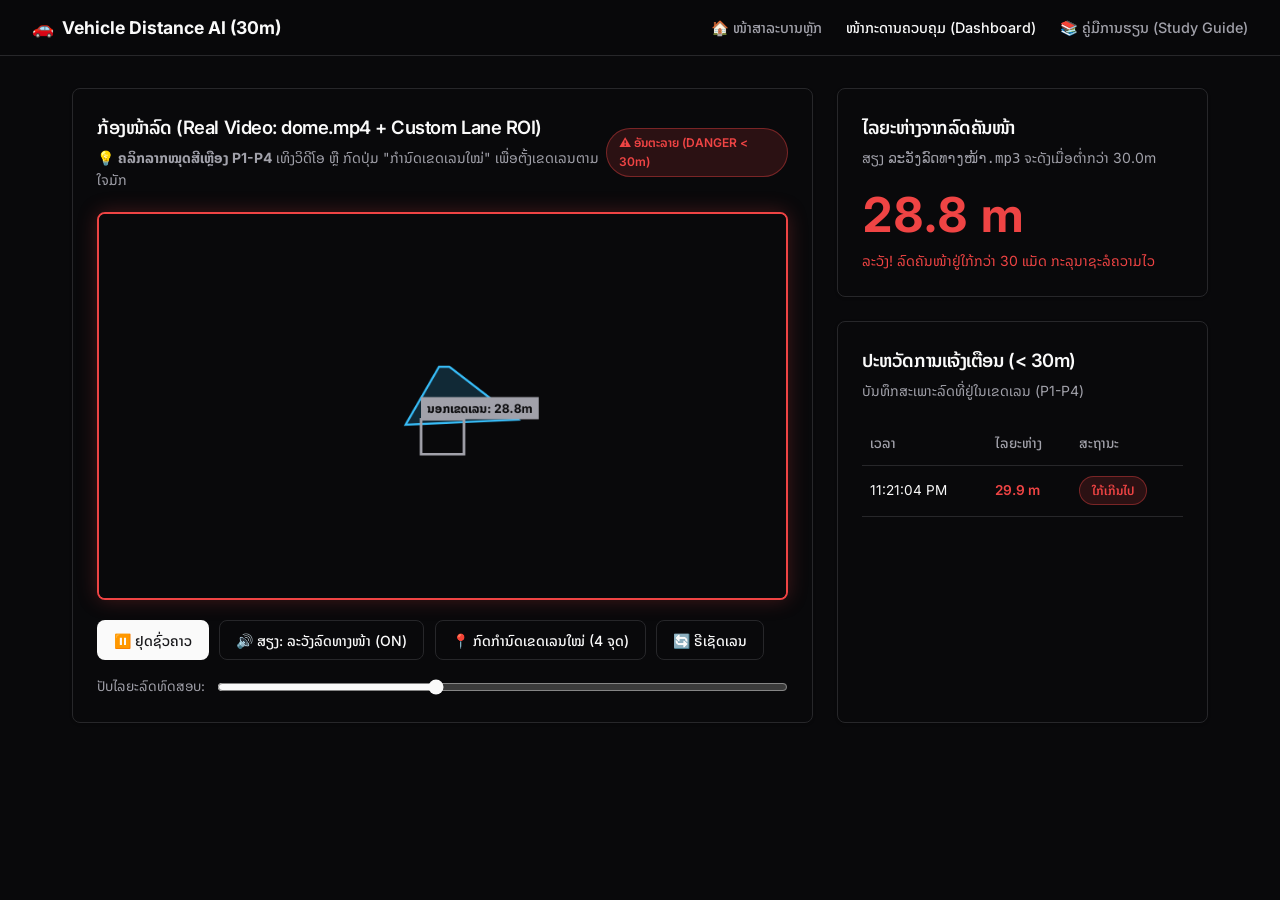
<file: frontend/index.html>
<!DOCTYPE html>
<html lang="lo">
<head>
  <meta charset="UTF-8">
  <meta name="viewport" content="width=device-width, initial-scale=1.0">
  <title>Dashboard - ລະບົບວິເຄາະໄລຍະຫ່າງລົດ 30m</title>
  <link rel="stylesheet" href="css/shadcn-theme.css">
  <link rel="stylesheet" href="css/components.css">
</head>
<body>

  <nav class="navbar">
    <a href="../index.html" class="nav-brand">
      <span>🚗</span> Vehicle Distance AI (30m)
    </a>
    <div class="nav-links">
      <a href="../index.html" class="nav-link">🏠 ໜ້າສາລະບານຫຼັກ</a>
      <a href="index.html" class="nav-link active">ໜ້າກະດານຄວບຄຸມ (Dashboard)</a>
      <a href="guide.html" class="nav-link">📚 ຄູ່ມືການຮຽນ (Study Guide)</a>
    </div>
  </nav>

  <main class="container">
    <div class="grid-dashboard">
      
      <div class="card">
        <div class="card-header" style="display: flex; justify-content: space-between; align-items: center;">
          <div>
            <h2 class="card-title">ກ້ອງໜ້າລົດ (Real Video: dome.mp4 + Custom Lane ROI)</h2>
            <p class="card-description">💡 <strong>ຄລິກລາກໝຸດສີເຫຼືອງ P1-P4</strong> ເທິງວິດີໂອ ຫຼື ກົດປຸ່ມ "ກຳນົດເຂດເລນໃໝ່" ເພື່ອຕັ້ງເຂດເລນຕາມໃຈມັກ</p>
          </div>
          <span id="statusBadge" class="badge badge-safe">ປອດໄພ (SAFE)</span>
        </div>

        <div id="videoWrapper" class="video-wrapper" style="cursor: crosshair;">
          <canvas id="roadCanvas" width="800" height="450"></canvas>
        </div>

        <!-- ແຖບປຸ່ມຄວບຄຸມວິດີໂອ, ສຽງ ແລະ ການກຳນົດເຂດເລນ -->
        <div style="margin-top: 1.25rem; display: flex; gap: 0.65rem; align-items: center; flex-wrap: wrap;">
          <button id="toggleSimBtn" class="btn btn-primary">⏸️ ຢຸດຊົ່ວຄາວ</button>
          <button id="toggleAudioBtn" class="btn btn-outline">🔊 ສຽງ: ລະວັງລົດທາງໜ້າ (ON)</button>
          <button id="setCustomLaneBtn" class="btn btn-outline">📍 ກົດກຳນົດເຂດເລນໃໝ່ (4 ຈຸດ)</button>
          <button id="resetLaneBtn" class="btn btn-outline">🔄 ຣີເຊັດເລນ</button>
        </div>

        <div style="margin-top: 1rem; display: flex; align-items: center; gap: 0.75rem;">
          <span style="font-size: 0.85rem; color: var(--muted-foreground); white-space: nowrap;">ປັບໄລຍະລົດທົດສອບ:</span>
          <input type="range" id="manualDistanceSlider" min="10" max="60" value="34" step="0.5">
        </div>
      </div>

      <div style="display: flex; flex-direction: column; gap: 1.5rem;">
        <div class="card">
          <div class="card-header">
            <h3 class="card-title">ໄລຍະຫ່າງຈາກລົດຄັນໜ້າ</h3>
            <p class="card-description">ສຽງ <code>ລະວັງລົດທາງໜ້າ.mp3</code> ຈະດັງເມື່ອຕ່ຳກວ່າ 30.0m</p>
          </div>
          <div id="distanceValue" class="metric-value" style="color: var(--safe);">34.0 m</div>
          <p id="alertMessage" style="font-size: 0.875rem; color: var(--muted-foreground);">
            ໄລຍະຫ່າງຢູ່ໃນເກນປອດໄພ
          </p>
        </div>

        <div class="card" style="flex-grow: 1;">
          <div class="card-header">
            <h3 class="card-title">ປະຫວັດການແຈ້ງເຕືອນ (< 30m)</h3>
            <p class="card-description">ບັນທຶກສະເພາະລົດທີ່ຢູ່ໃນເຂດເລນ (P1-P4)</p>
          </div>
          <div class="table-container">
            <table>
              <thead>
                <tr>
                  <th>ເວລາ</th>
                  <th>ໄລຍະຫ່າງ</th>
                  <th>ສະຖານະ</th>
                </tr>
              </thead>
              <tbody id="alertLogBody">
                <tr>
                  <td colspan="3" style="text-align: center; color: var(--muted-foreground);">ຍັງບໍ່ມີການແຈ້ງເຕືອນ</td>
                </tr>
              </tbody>
            </table>
          </div>
        </div>
      </div>

    </div>
  </main>

  <script type="module" src="js/main.js"></script>
</body>
</html>
</file>
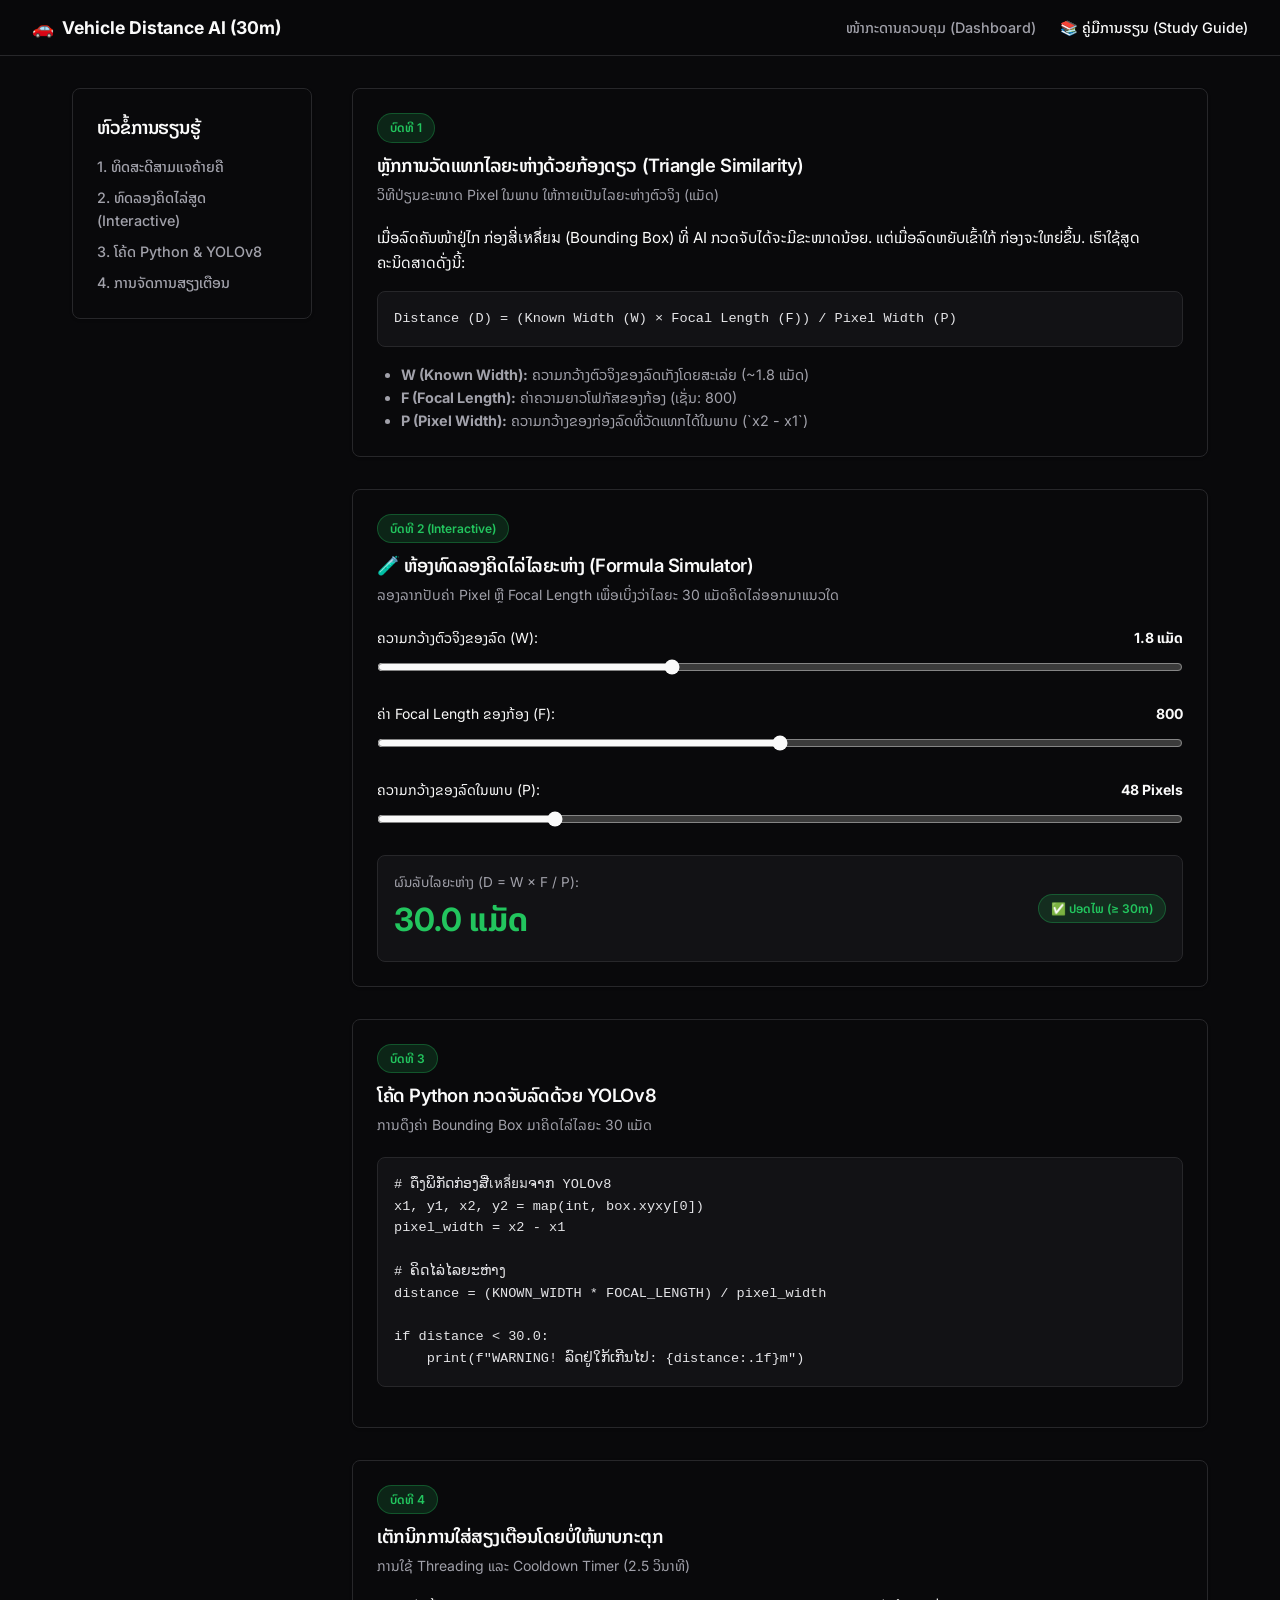
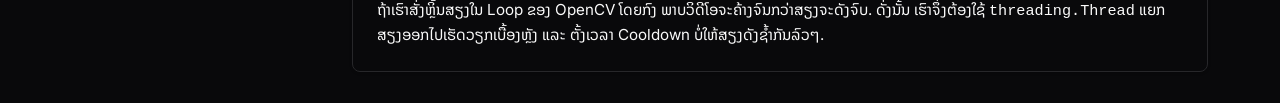
<file: frontend/guide.html>
<!DOCTYPE html>
<html lang="lo">
<head>
  <meta charset="UTF-8">
  <meta name="viewport" content="width=device-width, initial-scale=1.0">
  <title>📚 ຄູ່ມືການຮຽນ - ລະບົບວິເຄາະໄລຍະຫ່າງລົດ 30m</title>
  <link rel="stylesheet" href="css/shadcn-theme.css">
  <link rel="stylesheet" href="css/components.css">
</head>
<body>

  <!-- Navigation -->
  <nav class="navbar">
    <a href="index.html" class="nav-brand">
      <span>🚗</span> Vehicle Distance AI (30m)
    </a>
    <div class="nav-links">
      <a href="index.html" class="nav-link">ໜ້າກະດານຄວບຄຸມ (Dashboard)</a>
      <a href="guide.html" class="nav-link active">📚 ຄູ່ມືການຮຽນ (Study Guide)</a>
    </div>
  </nav>

  <main class="container">
    <div class="grid-guide">
      
      <!-- ແຖບເມນູທາງຊ້າຍ (Sidebar) -->
      <aside>
        <div class="card" style="position: sticky; top: 5rem;">
          <h3 class="card-title" style="margin-bottom: 0.75rem;">ຫົວຂໍ້ການຮຽນຮູ້</h3>
          <ul style="list-style: none; display: flex; flex-direction: column; gap: 0.5rem; font-size: 0.9rem;">
            <li><a href="#theory" class="nav-link">1. ທິດສະດີສາມແຈຄ້າຍຄື</a></li>
            <li><a href="#interactive" class="nav-link">2. ທົດລອງຄິດໄລ່ສູດ (Interactive)</a></li>
            <li><a href="#python-code" class="nav-link">3. ໂຄ້ດ Python & YOLOv8</a></li>
            <li><a href="#audio-thread" class="nav-link">4. ການຈັດການສຽງເຕືອນ</a></li>
          </ul>
        </div>
      </aside>

      <!-- ເນື້ອຫາຄູ່ມືທາງຂວາ -->
      <div style="display: flex; flex-direction: column; gap: 2rem;">
        
        <!-- ບົດທີ 1 -->
        <section id="theory" class="card">
          <div class="card-header">
            <span class="badge badge-safe" style="margin-bottom: 0.5rem;">ບົດທີ 1</span>
            <h2 class="card-title">ຫຼັກການວັດແທກໄລຍະຫ່າງດ້ວຍກ້ອງດຽວ (Triangle Similarity)</h2>
            <p class="card-description">ວິທີປ່ຽນຂະໜາດ Pixel ໃນພາບ ໃຫ້ກາຍເປັນໄລຍະຫ່າງຕົວຈິງ (ແມັດ)</p>
          </div>
          <p style="font-size: 0.95rem; margin-bottom: 1rem;">
            ເມື່ອລົດຄັນໜ້າຢູ່ໄກ ກ່ອງສີ່เหลี่ยม (Bounding Box) ທີ່ AI ກວດຈັບໄດ້ຈະມີຂະໜາດນ້ອຍ. ແຕ່ເມື່ອລົດຫຍັບເຂົ້າໃກ້ ກ່ອງຈະໃຫຍ່ຂຶ້ນ. ເຮົາໃຊ້ສູດຄະນິດສາດດັ່ງນີ້:
          </p>
          <pre>Distance (D) = (Known Width (W) × Focal Length (F)) / Pixel Width (P)</pre>
          <ul style="padding-left: 1.5rem; font-size: 0.9rem; color: var(--muted-foreground);">
            <li><strong>W (Known Width):</strong> ຄວາມກວ້າງຕົວຈິງຂອງລົດເກັງໂດຍສະເລ່ຍ (~1.8 ແມັດ)</li>
            <li><strong>F (Focal Length):</strong> ຄ່າຄວາມຍາວໂຟກັສຂອງກ້ອງ (ເຊັ່ນ: 800)</li>
            <li><strong>P (Pixel Width):</strong> ຄວາມກວ້າງຂອງກ່ອງລົດທີ່ວັດແທກໄດ້ໃນພາບ (`x2 - x1`)</li>
          </ul>
        </section>

        <!-- ບົດທີ 2: Interactive -->
        <section id="interactive" class="card">
          <div class="card-header">
            <span class="badge badge-safe" style="margin-bottom: 0.5rem;">ບົດທີ 2 (Interactive)</span>
            <h2 class="card-title">🧪 ຫ້ອງທົດລອງຄິດໄລ່ໄລຍະຫ່າງ (Formula Simulator)</h2>
            <p class="card-description">ລອງລາກປັບຄ່າ Pixel ຫຼື Focal Length ເພື່ອເບິ່ງວ່າໄລຍະ 30 ແມັດຄິດໄລ່ອອກມາແນວໃດ</p>
          </div>

          <div class="slider-group">
            <div class="slider-label">
              <span>ຄວາມກວ້າງຕົວຈິງຂອງລົດ (W):</span>
              <strong id="valW">1.8 ແມັດ</strong>
            </div>
            <input type="range" id="inputW" min="1.4" max="2.5" step="0.1" value="1.8">
          </div>

          <div class="slider-group">
            <div class="slider-label">
              <span>ຄ່າ Focal Length ຂອງກ້ອງ (F):</span>
              <strong id="valF">800</strong>
            </div>
            <input type="range" id="inputF" min="400" max="1200" step="10" value="800">
          </div>

          <div class="slider-group">
            <div class="slider-label">
              <span>ຄວາມກວ້າງຂອງລົດໃນພາບ (P):</span>
              <strong id="valP">48 Pixels</strong>
            </div>
            <input type="range" id="inputP" min="20" max="150" step="1" value="48">
          </div>

          <div style="padding: 1rem; border-radius: var(--radius); border: 1px solid var(--border); background: #121215; display: flex; justify-content: space-between; align-items: center;">
            <div>
              <div style="font-size: 0.85rem; color: var(--muted-foreground);">ຜົນລັບໄລຍະຫ່າງ (D = W × F / P):</div>
              <div id="calcResult" style="font-size: 2rem; font-weight: 700; color: var(--safe);">30.0 ແມັດ</div>
            </div>
            <span id="calcBadge" class="badge badge-safe">ພໍດີເກນ 30m</span>
          </div>
        </section>

        <!-- ບົດທີ 3 -->
        <section id="python-code" class="card">
          <div class="card-header">
            <span class="badge badge-safe" style="margin-bottom: 0.5rem;">ບົດທີ 3</span>
            <h2 class="card-title">ໂຄ້ດ Python ກວດຈັບລົດດ້ວຍ YOLOv8</h2>
            <p class="card-description">ການດຶງຄ່າ Bounding Box ມາຄິດໄລ່ໄລຍະ 30 ແມັດ</p>
          </div>
          <pre><code># ດຶງພິກັດກ່ອງສີ່เหลี่ยมຈາກ YOLOv8
x1, y1, x2, y2 = map(int, box.xyxy[0])
pixel_width = x2 - x1

# ຄິດໄລ່ໄລຍະຫ່າງ
distance = (KNOWN_WIDTH * FOCAL_LENGTH) / pixel_width

if distance < 30.0:
    print(f"WARNING! ລົດຢູ່ໃກ້ເກີນໄປ: {distance:.1f}m")</code></pre>
        </section>

        <!-- ບົດທີ 4 -->
        <section id="audio-thread" class="card">
          <div class="card-header">
            <span class="badge badge-safe" style="margin-bottom: 0.5rem;">ບົດທີ 4</span>
            <h2 class="card-title">ເຕັກນິກການໃສ່ສຽງເຕືອນໂດຍບໍ່ໃຫ້ພາບກະຕຸກ</h2>
            <p class="card-description">ການໃຊ້ Threading ແລະ Cooldown Timer (2.5 ວິນາທີ)</p>
          </div>
          <p style="font-size: 0.95rem;">
            ຖ້າເຮົາສັ່ງຫຼິ້ນສຽງໃນ Loop ຂອງ OpenCV ໂດຍກົງ ພາບວິດີໂອຈະຄ້າງຈົນກວ່າສຽງຈະດັງຈົບ. ດັ່ງນັ້ນ ເຮົາຈຶ່ງຕ້ອງໃຊ້ <code>threading.Thread</code> ແຍກສຽງອອກໄປເຮັດວຽກເບື້ອງຫຼັງ ແລະ ຕັ້ງເວລາ Cooldown ບໍ່ໃຫ້ສຽງດັງຊ້ຳກັນລົວໆ.
          </p>
        </section>

      </div>
    </div>
  </main>

  <script type="module" src="js/guide-interactive.js"></script>
</body>
</html>
</file>
<file: portal-assets/css/shadcn-theme.css>
@import url('https://fonts.googleapis.com/css2?family=Inter:wght@400;500;600;700&family=Noto+Sans+Lao:wght@400;500;600;700&display=swap');

:root {
  --background: #09090b;
  --foreground: #fafafa;
  --card: #09090b;
  --muted: #18181b;
  --muted-foreground: #a1a1aa;
  --border: #27272a;
  --primary: #fafafa;
  --primary-foreground: #09090b;
  --accent-blue: #38bdf8;
  --safe: #22c55e;
  --safe-bg: rgba(34, 197, 94, 0.15);
  --radius: 0.6rem;
}

* { box-sizing: border-box; margin: 0; padding: 0; }

body {
  background-color: var(--background);
  color: var(--foreground);
  font-family: 'Inter', 'Noto Sans Lao', sans-serif;
  line-height: 1.6;
}

.navbar {
  border-bottom: 1px solid var(--border);
  padding: 0.9rem 2rem;
  display: flex;
  justify-content: space-between;
  align-items: center;
  background: rgba(9, 9, 11, 0.9);
  backdrop-filter: blur(8px);
  position: sticky;
  top: 0;
  z-index: 20;
}

.nav-brand {
  display: flex;
  align-items: center;
  gap: 0.75rem;
  font-weight: 600;
  font-size: 1rem;
}

.container {
  max-width: 1200px;
  margin: 0 auto;
  padding: 2rem;
}

.card {
  background-color: var(--card);
  border: 1px solid var(--border);
  border-radius: var(--radius);
  padding: 1.5rem;
}

.card-header {
  display: flex;
  justify-content: space-between;
  align-items: flex-start;
  margin-bottom: 1.25rem;
  gap: 1rem;
}

.card-title { font-size: 1.15rem; font-weight: 600; }
.card-description { font-size: 0.85rem; color: var(--muted-foreground); margin-top: 0.25rem; }

.badge {
  display: inline-flex;
  align-items: center;
  border-radius: 9999px;
  padding: 0.2rem 0.7rem;
  font-size: 0.75rem;
  font-weight: 600;
}

.badge-outline { border: 1px solid var(--border); color: var(--foreground); }
.badge-safe { background: var(--safe-bg); color: var(--safe); border: 1px solid rgba(34, 197, 94, 0.3); }

.btn {
  display: inline-flex;
  align-items: center;
  justify-content: center;
  padding: 0.55rem 1rem;
  border-radius: 0.45rem;
  font-size: 0.85rem;
  font-weight: 500;
  cursor: pointer;
  border: 1px solid transparent;
  font-family: inherit;
  text-decoration: none;
  transition: all 0.15s;
}

.btn-sm { padding: 0.35rem 0.75rem; font-size: 0.78rem; }
.btn-primary { background: var(--primary); color: var(--primary-foreground); }
.btn-primary:hover { opacity: 0.9; }
.btn-outline { background: transparent; border-color: var(--border); color: var(--foreground); }
.btn-outline:hover { background: var(--muted); }

.text-muted { color: var(--muted-foreground); }
.text-sm { font-size: 0.875rem; }
.text-xs { font-size: 0.75rem; }
</file>
<file: portal-assets/css/portal.css>
.hero-card {
  background: linear-gradient(145deg, #09090b 0%, #121217 100%);
  margin-bottom: 2.25rem;
}

.hero-content {
  display: grid;
  grid-template-columns: 1.5fr 1fr;
  gap: 2rem;
  align-items: center;
}

.hero-content h1 {
  font-size: 1.75rem;
  font-weight: 700;
  margin-bottom: 0.6rem;
  letter-spacing: -0.02em;
}

.hero-subtitle {
  color: var(--muted-foreground);
  font-size: 0.95rem;
}

.progress-widget {
  background: #09090b;
  border: 1px solid var(--border);
  border-radius: var(--radius);
  padding: 1.25rem;
}

.progress-header {
  display: flex;
  justify-content: space-between;
  font-size: 0.875rem;
  margin-bottom: 0.6rem;
}

.progress-bar-bg {
  width: 100%;
  height: 10px;
  background: var(--muted);
  border-radius: 999px;
  overflow: hidden;
}

.progress-bar-fill {
  height: 100%;
  width: 0%;
  background: var(--safe);
  transition: width 0.3s ease;
}

.chapters-section {
  margin-bottom: 2.25rem;
}

.section-title-row {
  display: flex;
  justify-content: space-between;
  align-items: baseline;
  margin-bottom: 1.25rem;
  flex-wrap: wrap;
  gap: 0.5rem;
}

.section-title-row h2 {
  font-size: 1.3rem;
  font-weight: 600;
}

.chapters-grid {
  display: grid;
  grid-template-columns: repeat(2, 1fr);
  gap: 1.5rem;
}

.chapter-card {
  display: flex;
  flex-direction: column;
  justify-content: space-between;
  transition: border-color 0.2s, transform 0.2s;
}

.chapter-card:hover {
  border-color: #3f3f46;
  transform: translateY(-2px);
}

.chapter-card.completed-card {
  border-color: rgba(34, 197, 94, 0.45);
}

.chapter-top {
  display: flex;
  justify-content: space-between;
  align-items: center;
  margin-bottom: 0.85rem;
}

.chapter-title {
  font-size: 1.15rem;
  font-weight: 600;
  margin-bottom: 0.45rem;
}

.topic-tags {
  display: flex;
  flex-wrap: wrap;
  gap: 0.4rem;
  margin: 1rem 0;
}

.topic-tag {
  background: var(--muted);
  border: 1px solid var(--border);
  padding: 0.2rem 0.55rem;
  border-radius: 0.35rem;
  font-size: 0.75rem;
  color: #d4d4d8;
  font-family: monospace;
}

.python-files-box {
  background: #121215;
  border: 1px solid var(--border);
  border-radius: 0.45rem;
  padding: 0.75rem;
  margin-bottom: 1.25rem;
  font-size: 0.8rem;
}

.chapter-actions {
  display: flex;
  justify-content: space-between;
  align-items: center;
  padding-top: 1rem;
  border-top: 1px solid var(--border);
  gap: 0.75rem;
}

.check-label {
  display: flex;
  align-items: center;
  gap: 0.5rem;
  font-size: 0.82rem;
  cursor: pointer;
  color: var(--muted-foreground);
}

.check-label input {
  width: 1rem;
  height: 1rem;
  accent-color: var(--safe);
  cursor: pointer;
}

.cli-block {
  background: #050507;
  border: 1px solid var(--border);
  border-radius: var(--radius);
  padding: 1.25rem;
  overflow-x: auto;
  font-size: 0.82rem;
  line-height: 1.65;
  color: #38bdf8;
  font-family: 'Consolas', monospace;
}

@media (max-width: 900px) {
  .hero-content, .chapters-grid {
    grid-template-columns: 1fr;
  }
}
</file>
<file: chapter-01-triangle-similarity/css/shadcn-theme.css>
@import url('https://fonts.googleapis.com/css2?family=Inter:wght@400;500;600;700&family=Noto+Sans+Lao:wght@400;500;600;700&display=swap');

:root {
  --background: #09090b;
  --foreground: #fafafa;
  --card: #09090b;
  --muted: #18181b;
  --muted-foreground: #a1a1aa;
  --border: #27272a;
  --primary: #fafafa;
  --primary-foreground: #09090b;
  --accent-blue: #38bdf8;
  --safe: #22c55e;
  --safe-bg: rgba(34, 197, 94, 0.15);
  --danger: #ef4444;
  --danger-bg: rgba(239, 68, 68, 0.15);
  --radius: 0.5rem;
}

* {
  box-sizing: border-box;
  margin: 0;
  padding: 0;
}

body {
  background-color: var(--background);
  color: var(--foreground);
  font-family: 'Inter', 'Noto Sans Lao', sans-serif;
  line-height: 1.6;
}

.navbar {
  border-bottom: 1px solid var(--border);
  padding: 0.85rem 2rem;
  display: flex;
  justify-content: space-between;
  align-items: center;
  background: rgba(9, 9, 11, 0.9);
  position: sticky;
  top: 0;
  z-index: 10;
}

.nav-brand {
  display: flex;
  align-items: center;
  gap: 0.75rem;
  font-weight: 600;
}

.container {
  max-width: 1200px;
  margin: 0 auto;
  padding: 2rem;
}

.card {
  background-color: var(--card);
  border: 1px solid var(--border);
  border-radius: var(--radius);
  padding: 1.5rem;
}

.card-header {
  display: flex;
  justify-content: space-between;
  align-items: flex-start;
  margin-bottom: 1.25rem;
  gap: 1rem;
}

.card-title {
  font-size: 1.1rem;
  font-weight: 600;
}

.card-description {
  font-size: 0.85rem;
  color: var(--muted-foreground);
  margin-top: 0.25rem;
}

.badge {
  display: inline-flex;
  align-items: center;
  border-radius: 9999px;
  padding: 0.2rem 0.7rem;
  font-size: 0.75rem;
  font-weight: 600;
  white-space: nowrap;
}

.badge-outline {
  border: 1px solid var(--border);
  color: var(--foreground);
}

.badge-safe {
  background: var(--safe-bg);
  color: var(--safe);
  border: 1px solid rgba(34, 197, 94, 0.3);
}

.badge-danger {
  background: var(--danger-bg);
  color: var(--danger);
  border: 1px solid rgba(239, 68, 68, 0.3);
}

.btn {
  padding: 0.5rem 0.85rem;
  border-radius: var(--radius);
  font-size: 0.8rem;
  font-weight: 500;
  cursor: pointer;
  border: 1px solid transparent;
  font-family: inherit;
  transition: all 0.15s;
}

.btn-primary {
  background: var(--primary);
  color: var(--primary-foreground);
}

.btn-outline {
  background: transparent;
  border-color: var(--border);
  color: var(--foreground);
}

.btn-outline:hover {
  background: var(--muted);
}

.text-muted { color: var(--muted-foreground); }
.text-sm { font-size: 0.875rem; }
</file>
<file: chapter-01-triangle-similarity/css/chapter-01.css>
.lesson-header {
  margin-bottom: 2rem;
}

.lesson-header h1 {
  font-size: 1.75rem;
  font-weight: 700;
  letter-spacing: -0.02em;
  margin-bottom: 0.5rem;
}

.subtitle {
  color: var(--muted-foreground);
  font-size: 0.95rem;
  max-width: 800px;
}

.grid-layout {
  display: grid;
  grid-template-columns: 1.6fr 1fr;
  gap: 1.5rem;
}

.side-column {
  display: flex;
  flex-direction: column;
  gap: 1.5rem;
}

.canvas-container {
  width: 100%;
  background: #050507;
  border: 1px solid var(--border);
  border-radius: var(--radius);
  overflow: hidden;
  margin-bottom: 1.25rem;
}

#triangleCanvas {
  width: 100%;
  height: auto;
  display: block;
}

.controls-panel {
  background: var(--muted);
  padding: 1.25rem;
  border-radius: var(--radius);
  border: 1px solid var(--border);
}

.slider-header {
  display: flex;
  justify-content: space-between;
  margin-bottom: 0.5rem;
  font-size: 0.9rem;
}

.highlight-val {
  font-weight: 700;
  color: var(--accent-blue);
}

input[type="range"] {
  width: 100%;
  accent-color: var(--primary);
  margin-bottom: 1rem;
  cursor: pointer;
}

.preset-buttons {
  display: flex;
  gap: 0.5rem;
  flex-wrap: wrap;
}

/* Formula Box */
.formula-box {
  background: #121215;
  border: 1px solid var(--border);
  border-radius: var(--radius);
  padding: 1.25rem;
  margin-bottom: 1.25rem;
  text-align: center;
}

.formula-equation {
  display: flex;
  align-items: center;
  justify-content: center;
  gap: 0.75rem;
  font-size: 1.15rem;
}

.fraction {
  display: inline-flex;
  flex-direction: column;
  align-items: center;
}

.fraction .top {
  border-bottom: 1px solid var(--muted-foreground);
  padding: 0 0.5rem 0.25rem;
}

.fraction .bottom {
  padding-top: 0.25rem;
  color: var(--accent-blue);
}

.result-text {
  font-size: 1.5rem;
  color: var(--safe);
}

/* Variable List */
.variable-list {
  display: flex;
  flex-direction: column;
  gap: 0.85rem;
}

.var-item {
  display: flex;
  align-items: center;
  gap: 0.85rem;
  font-size: 0.85rem;
}

.var-symbol {
  width: 2rem;
  height: 2rem;
  border-radius: 0.375rem;
  background: var(--muted);
  border: 1px solid var(--border);
  display: flex;
  align-items: center;
  justify-content: center;
  font-weight: 700;
  color: var(--accent-blue);
  flex-shrink: 0;
}

.var-detail {
  display: flex;
  flex-direction: column;
}

.var-detail span {
  color: var(--muted-foreground);
  font-size: 0.8rem;
}

.code-snippet {
  background: #121215;
  border: 1px solid var(--border);
  border-radius: var(--radius);
  padding: 0.75rem;
  font-size: 0.85rem;
  margin-top: 0.75rem;
  color: #e4e4e7;
}

@media (max-width: 900px) {
  .grid-layout {
    grid-template-columns: 1fr;
  }
}
</file>
<file: chapter-02-interactive-lab/css/shadcn-theme.css>
@import url('https://fonts.googleapis.com/css2?family=Inter:wght@400;500;600;700&family=Noto+Sans+Lao:wght@400;500;600;700&display=swap');

:root {
  --background: #09090b;
  --foreground: #fafafa;
  --card: #09090b;
  --muted: #18181b;
  --muted-foreground: #a1a1aa;
  --border: #27272a;
  --primary: #fafafa;
  --primary-foreground: #09090b;
  --accent-blue: #38bdf8;
  --safe: #22c55e;
  --safe-bg: rgba(34, 197, 94, 0.15);
  --danger: #ef4444;
  --danger-bg: rgba(239, 68, 68, 0.15);
  --radius: 0.5rem;
}

* {
  box-sizing: border-box;
  margin: 0;
  padding: 0;
}

body {
  background-color: var(--background);
  color: var(--foreground);
  font-family: 'Inter', 'Noto Sans Lao', sans-serif;
  line-height: 1.6;
}

.navbar {
  border-bottom: 1px solid var(--border);
  padding: 0.85rem 2rem;
  display: flex;
  justify-content: space-between;
  align-items: center;
  background: rgba(9, 9, 11, 0.9);
  position: sticky;
  top: 0;
  z-index: 10;
}

.nav-brand {
  display: flex;
  align-items: center;
  gap: 0.75rem;
  font-weight: 600;
}

.container {
  max-width: 1200px;
  margin: 0 auto;
  padding: 2rem;
}

.card {
  background-color: var(--card);
  border: 1px solid var(--border);
  border-radius: var(--radius);
  padding: 1.5rem;
}

.card-header {
  display: flex;
  justify-content: space-between;
  align-items: flex-start;
  margin-bottom: 1.25rem;
  gap: 1rem;
}

.card-title { font-size: 1.1rem; font-weight: 600; }
.card-description { font-size: 0.85rem; color: var(--muted-foreground); margin-top: 0.2rem; }

.badge {
  display: inline-flex;
  align-items: center;
  border-radius: 9999px;
  padding: 0.25rem 0.75rem;
  font-size: 0.75rem;
  font-weight: 600;
  white-space: nowrap;
}

.badge-outline { border: 1px solid var(--border); color: var(--foreground); }
.badge-safe { background: var(--safe-bg); color: var(--safe); border: 1px solid rgba(34, 197, 94, 0.3); }
.badge-danger { background: var(--danger-bg); color: var(--danger); border: 1px solid rgba(239, 68, 68, 0.3); }

.btn {
  padding: 0.5rem 0.85rem;
  border-radius: var(--radius);
  font-size: 0.8rem;
  font-weight: 500;
  cursor: pointer;
  border: 1px solid transparent;
  font-family: inherit;
  transition: all 0.15s;
}

.btn-primary { background: var(--primary); color: var(--primary-foreground); }
.btn-outline { background: transparent; border-color: var(--border); color: var(--foreground); }
.btn-outline:hover { background: var(--muted); }

.text-muted { color: var(--muted-foreground); }
.text-sm { font-size: 0.85rem; }
</file>
<file: chapter-02-interactive-lab/css/chapter-02.css>
.lesson-header { margin-bottom: 2rem; }
.lesson-header h1 { font-size: 1.75rem; font-weight: 700; margin-bottom: 0.5rem; }
.subtitle { color: var(--muted-foreground); font-size: 0.95rem; max-width: 820px; }

.grid-layout {
  display: grid;
  grid-template-columns: 1.15fr 1fr;
  gap: 1.5rem;
}

.side-column {
  display: flex;
  flex-direction: column;
  gap: 1.5rem;
}

.vehicle-selector {
  margin-bottom: 1.5rem;
  padding-bottom: 1.25rem;
  border-bottom: 1px solid var(--border);
}

.btn-group {
  display: flex;
  gap: 0.5rem;
  margin-top: 0.5rem;
  flex-wrap: wrap;
}

.slider-box {
  margin-bottom: 1.25rem;
  background: var(--muted);
  padding: 1rem;
  border-radius: var(--radius);
  border: 1px solid var(--border);
}

.slider-top {
  display: flex;
  justify-content: space-between;
  align-items: center;
  margin-bottom: 0.5rem;
  font-size: 0.875rem;
  font-weight: 500;
}

.val-badge {
  background: #09090b;
  padding: 0.15rem 0.6rem;
  border-radius: 0.35rem;
  border: 1px solid var(--border);
  color: var(--accent-blue);
  font-weight: 700;
}

input[type="range"] {
  width: 100%;
  accent-color: var(--primary);
  cursor: pointer;
}

.result-display {
  display: flex;
  justify-content: space-between;
  align-items: center;
  background: #121215;
  border: 1px solid var(--border);
  border-radius: var(--radius);
  padding: 1.25rem;
  margin-top: 1.5rem;
}

.big-distance {
  font-size: 2.5rem;
  font-weight: 700;
  line-height: 1.1;
  margin: 0.35rem 0;
  color: var(--safe);
}

.bbox-preview-wrapper {
  width: 170px;
  height: 110px;
  background: #050507;
  border: 1px dashed var(--border);
  border-radius: var(--radius);
  display: flex;
  align-items: center;
  justify-content: center;
  overflow: hidden;
}

.bbox-preview {
  border: 2px solid var(--safe);
  background: rgba(34, 197, 94, 0.12);
  display: flex;
  align-items: center;
  justify-content: center;
  font-size: 0.75rem;
  font-weight: 700;
  color: var(--foreground);
  transition: width 0.1s, height 0.1s;
}

.code-block {
  background: #050507;
  border: 1px solid var(--border);
  border-radius: var(--radius);
  padding: 1.15rem;
  overflow-x: auto;
  font-size: 0.82rem;
  line-height: 1.55;
  color: #e4e4e7;
  font-family: 'Consolas', 'Monaco', monospace;
}

.terminal-box {
  background: #121215;
  border: 1px solid var(--border);
  border-radius: var(--radius);
  padding: 0.85rem;
  font-size: 0.8rem;
  color: #38bdf8;
  font-family: monospace;
}

@media (max-width: 920px) {
  .grid-layout { grid-template-columns: 1fr; }
}
</file>
<file: chapter-03-yolov8-detection/css/shadcn-theme.css>
@import url('https://fonts.googleapis.com/css2?family=Inter:wght@400;500;600;700&family=Noto+Sans+Lao:wght@400;500;600;700&display=swap');

:root {
  --background: #09090b;
  --foreground: #fafafa;
  --card: #09090b;
  --muted: #18181b;
  --muted-foreground: #a1a1aa;
  --border: #27272a;
  --primary: #fafafa;
  --primary-foreground: #09090b;
  --accent-blue: #38bdf8;
  --safe: #22c55e;
  --safe-bg: rgba(34, 197, 94, 0.15);
  --danger: #ef4444;
  --danger-bg: rgba(239, 68, 68, 0.15);
  --warning: #f59e0b;
  --radius: 0.5rem;
}

* { box-sizing: border-box; margin: 0; padding: 0; }

body {
  background-color: var(--background);
  color: var(--foreground);
  font-family: 'Inter', 'Noto Sans Lao', sans-serif;
  line-height: 1.6;
}

.navbar {
  border-bottom: 1px solid var(--border);
  padding: 0.85rem 2rem;
  display: flex;
  justify-content: space-between;
  align-items: center;
  background: rgba(9, 9, 11, 0.9);
  position: sticky;
  top: 0;
  z-index: 10;
}

.nav-brand { display: flex; align-items: center; gap: 0.75rem; font-weight: 600; }
.container { max-width: 1220px; margin: 0 auto; padding: 2rem; }

.card {
  background-color: var(--card);
  border: 1px solid var(--border);
  border-radius: var(--radius);
  padding: 1.5rem;
}

.card-header {
  display: flex;
  justify-content: space-between;
  align-items: flex-start;
  margin-bottom: 1.25rem;
  gap: 1rem;
}

.card-title { font-size: 1.1rem; font-weight: 600; }
.card-description { font-size: 0.85rem; color: var(--muted-foreground); margin-top: 0.2rem; }

.badge {
  display: inline-flex;
  align-items: center;
  border-radius: 9999px;
  padding: 0.25rem 0.75rem;
  font-size: 0.75rem;
  font-weight: 600;
  white-space: nowrap;
}

.badge-outline { border: 1px solid var(--border); color: var(--foreground); }
.badge-safe { background: var(--safe-bg); color: var(--safe); border: 1px solid rgba(34, 197, 94, 0.3); }
.badge-danger { background: var(--danger-bg); color: var(--danger); border: 1px solid rgba(239, 68, 68, 0.3); }

.text-muted { color: var(--muted-foreground); }
.text-sm { font-size: 0.85rem; }
</file>
<file: chapter-03-yolov8-detection/css/chapter-03.css>
.lesson-header { margin-bottom: 1.75rem; }
.lesson-header h1 { font-size: 1.7rem; font-weight: 700; margin-bottom: 0.5rem; }
.subtitle { color: var(--muted-foreground); font-size: 0.95rem; max-width: 850px; }

.grid-layout {
  display: grid;
  grid-template-columns: 1.45fr 1fr;
  gap: 1.5rem;
}

.side-column {
  display: flex;
  flex-direction: column;
  gap: 1.5rem;
}

.canvas-wrapper {
  width: 100%;
  background: #050507;
  border: 1px solid var(--border);
  border-radius: var(--radius);
  overflow: hidden;
  margin-bottom: 1rem;
  cursor: grab;
}

.canvas-wrapper:active {
  cursor: grabbing;
}

#yoloCanvas {
  width: 100%;
  height: auto;
  display: block;
}

.controls-bar {
  background: var(--muted);
  border: 1px solid var(--border);
  border-radius: var(--radius);
  padding: 1rem;
  display: flex;
  flex-wrap: wrap;
  gap: 1.25rem;
  align-items: center;
}

.control-item {
  display: flex;
  align-items: center;
  gap: 0.6rem;
  font-size: 0.875rem;
}

input[type="checkbox"] {
  width: 1rem;
  height: 1rem;
  accent-color: var(--accent-blue);
  cursor: pointer;
}

input[type="range"] {
  flex-grow: 1;
  accent-color: var(--primary);
  cursor: pointer;
}

.table-wrapper {
  overflow-x: auto;
}

table {
  width: 100%;
  border-collapse: collapse;
  font-size: 0.82rem;
}

th, td {
  padding: 0.65rem 0.5rem;
  text-align: left;
  border-bottom: 1px solid var(--border);
}

th {
  color: var(--muted-foreground);
  font-weight: 500;
}

.code-box {
  background: #050507;
  border: 1px solid var(--border);
  border-radius: var(--radius);
  padding: 1rem;
  font-size: 0.8rem;
  line-height: 1.55;
  color: #e4e4e7;
  overflow-x: auto;
  font-family: 'Consolas', monospace;
}

@media (max-width: 960px) {
  .grid-layout { grid-template-columns: 1fr; }
}
</file>
<file: chapter-04-audio-threading/css/shadcn-theme.css>
@import url('https://fonts.googleapis.com/css2?family=Inter:wght@400;500;600;700&family=Noto+Sans+Lao:wght@400;500;600;700&display=swap');

:root {
  --background: #09090b;
  --foreground: #fafafa;
  --card: #09090b;
  --muted: #18181b;
  --muted-foreground: #a1a1aa;
  --border: #27272a;
  --primary: #fafafa;
  --primary-foreground: #09090b;
  --accent-blue: #38bdf8;
  --safe: #22c55e;
  --safe-bg: rgba(34, 197, 94, 0.15);
  --danger: #ef4444;
  --danger-bg: rgba(239, 68, 68, 0.15);
  --warning: #f59e0b;
  --radius: 0.5rem;
}

* { box-sizing: border-box; margin: 0; padding: 0; }

body {
  background-color: var(--background);
  color: var(--foreground);
  font-family: 'Inter', 'Noto Sans Lao', sans-serif;
  line-height: 1.6;
}

.navbar {
  border-bottom: 1px solid var(--border);
  padding: 0.85rem 2rem;
  display: flex;
  justify-content: space-between;
  align-items: center;
  background: rgba(9, 9, 11, 0.9);
  position: sticky;
  top: 0;
  z-index: 10;
}

.nav-brand { display: flex; align-items: center; gap: 0.75rem; font-weight: 600; }
.container { max-width: 1220px; margin: 0 auto; padding: 2rem; }

.card {
  background-color: var(--card);
  border: 1px solid var(--border);
  border-radius: var(--radius);
  padding: 1.5rem;
}

.card-header {
  display: flex;
  justify-content: space-between;
  align-items: flex-start;
  margin-bottom: 1.25rem;
  gap: 1rem;
}

.card-title { font-size: 1.1rem; font-weight: 600; }
.card-description { font-size: 0.85rem; color: var(--muted-foreground); margin-top: 0.2rem; }

.badge {
  display: inline-flex;
  align-items: center;
  border-radius: 9999px;
  padding: 0.25rem 0.75rem;
  font-size: 0.75rem;
  font-weight: 600;
}

.badge-outline { border: 1px solid var(--border); color: var(--foreground); }

.btn {
  padding: 0.55rem 0.95rem;
  border-radius: var(--radius);
  font-size: 0.82rem;
  font-weight: 500;
  cursor: pointer;
  border: 1px solid transparent;
  font-family: inherit;
  transition: all 0.15s;
}

.btn-primary { background: var(--primary); color: var(--primary-foreground); }
.btn-outline { background: transparent; border-color: var(--border); color: var(--foreground); }
.btn-outline:hover { background: var(--muted); }

.text-muted { color: var(--muted-foreground); }
.text-sm { font-size: 0.85rem; }
</file>
<file: chapter-04-audio-threading/css/chapter-04.css>
.lesson-header { margin-bottom: 1.75rem; }
.lesson-header h1 { font-size: 1.7rem; font-weight: 700; margin-bottom: 0.5rem; }
.subtitle { color: var(--muted-foreground); font-size: 0.95rem; max-width: 860px; }

.grid-layout {
  display: grid;
  grid-template-columns: 1.45fr 1fr;
  gap: 1.5rem;
}

.side-column {
  display: flex;
  flex-direction: column;
  gap: 1.5rem;
}

.fps-box {
  background: var(--muted);
  border: 1px solid var(--border);
  padding: 0.35rem 0.75rem;
  border-radius: var(--radius);
  display: flex;
  align-items: center;
  gap: 0.5rem;
}

.fps-good { color: var(--safe); font-size: 1.05rem; }
.fps-bad { color: var(--danger); font-size: 1.05rem; }

.canvas-wrapper {
  width: 100%;
  background: #050507;
  border: 1px solid var(--border);
  border-radius: var(--radius);
  overflow: hidden;
  margin-bottom: 1rem;
}

#threadCanvas {
  width: 100%;
  height: auto;
  display: block;
}

.cooldown-status-bar {
  background: #121215;
  border: 1px solid var(--border);
  border-radius: var(--radius);
  padding: 0.85rem 1rem;
  margin-bottom: 1rem;
}

.cooldown-info {
  display: flex;
  justify-content: space-between;
  font-size: 0.85rem;
  font-weight: 500;
  margin-bottom: 0.5rem;
}

.progress-track {
  width: 100%;
  height: 8px;
  background: var(--border);
  border-radius: 999px;
  overflow: hidden;
}

.progress-fill {
  height: 100%;
  width: 0%;
  background: var(--accent-blue);
  transition: width 0.08s linear;
}

.controls-panel {
  background: var(--muted);
  border: 1px solid var(--border);
  border-radius: var(--radius);
  padding: 1.15rem;
  display: flex;
  flex-direction: column;
  gap: 1rem;
}

.mode-switch {
  display: flex;
  gap: 0.5rem;
  flex-wrap: wrap;
}

.sliders-row {
  display: grid;
  grid-template-columns: 1fr 1fr;
  gap: 1rem;
}

.slider-item {
  background: #09090b;
  padding: 0.75rem;
  border-radius: var(--radius);
  border: 1px solid var(--border);
}

.slider-label {
  display: flex;
  justify-content: space-between;
  font-size: 0.8rem;
  margin-bottom: 0.4rem;
}

input[type="range"] {
  width: 100%;
  accent-color: var(--primary);
  cursor: pointer;
}

.code-box {
  background: #050507;
  border: 1px solid var(--border);
  border-radius: var(--radius);
  padding: 1rem;
  font-size: 0.8rem;
  line-height: 1.55;
  color: #e4e4e7;
  overflow-x: auto;
  font-family: 'Consolas', monospace;
}

.feature-list {
  list-style: none;
  display: flex;
  flex-direction: column;
  gap: 0.45rem;
  font-size: 0.85rem;
  margin-bottom: 1rem;
}

.terminal-box {
  background: #121215;
  border: 1px solid var(--border);
  border-radius: var(--radius);
  padding: 0.85rem;
  font-size: 0.8rem;
  color: var(--accent-blue);
  font-family: monospace;
}

@media (max-width: 960px) {
  .grid-layout, .sliders-row { grid-template-columns: 1fr; }
}
</file>
<file: frontend/css/shadcn-theme.css>
@import url('https://fonts.googleapis.com/css2?family=Inter:wght@400;500;600;700&family=Noto+Sans+Lao:wght@400;500;600;700&display=swap');

:root {
  --background: #09090b;
  --foreground: #fafafa;
  --card: #09090b;
  --card-foreground: #fafafa;
  --muted: #27272a;
  --muted-foreground: #a1a1aa;
  --border: #27272a;
  --primary: #fafafa;
  --primary-foreground: #18181b;
  --secondary: #27272a;
  --secondary-foreground: #fafafa;
  --destructive: #ef4444;
  --destructive-bg: rgba(239, 68, 68, 0.15);
  --safe: #22c55e;
  --safe-bg: rgba(34, 197, 94, 0.15);
  --radius: 0.5rem;
}

* {
  box-sizing: border-box;
  margin: 0;
  padding: 0;
}

body {
  background-color: var(--background);
  color: var(--foreground);
  font-family: 'Inter', 'Noto Sans Lao', sans-serif;
  line-height: 1.6;
  -webkit-font-smoothing: antialiased;
}

/* Navbar */
.navbar {
  border-bottom: 1px solid var(--border);
  padding: 0.85rem 2rem;
  display: flex;
  justify-content: space-between;
  align-items: center;
  background: rgba(9, 9, 11, 0.85);
  backdrop-filter: blur(8px);
  position: sticky;
  top: 0;
  z-index: 50;
}

.nav-brand {
  font-weight: 700;
  font-size: 1.1rem;
  display: flex;
  align-items: center;
  gap: 0.5rem;
  color: var(--foreground);
  text-decoration: none;
}

.nav-links {
  display: flex;
  gap: 1.5rem;
}

.nav-link {
  color: var(--muted-foreground);
  text-decoration: none;
  font-size: 0.9rem;
  font-weight: 500;
  transition: color 0.2s;
}

.nav-link:hover, .nav-link.active {
  color: var(--foreground);
}

/* Layout Containers */
.container {
  max-width: 1200px;
  margin: 0 auto;
  padding: 2rem;
}

.grid-dashboard {
  display: grid;
  grid-template-columns: 2fr 1fr;
  gap: 1.5rem;
}

.grid-guide {
  display: grid;
  grid-template-columns: 240px 1fr;
  gap: 2.5rem;
}

@media (max-width: 900px) {
  .grid-dashboard, .grid-guide {
    grid-template-columns: 1fr;
  }
}
</file>
<file: frontend/css/components.css>
/* Card */
.card {
  background-color: var(--card);
  border: 1px solid var(--border);
  border-radius: var(--radius);
  padding: 1.5rem;
  box-shadow: 0 1px 3px rgba(0, 0, 0, 0.2);
}

.card-header {
  margin-bottom: 1.25rem;
}

.card-title {
  font-size: 1.15rem;
  font-weight: 600;
  letter-spacing: -0.025em;
}

.card-description {
  font-size: 0.875rem;
  color: var(--muted-foreground);
  margin-top: 0.25rem;
}

/* Badges */
.badge {
  display: inline-flex;
  align-items: center;
  border-radius: 9999px;
  padding: 0.25rem 0.75rem;
  font-size: 0.75rem;
  font-weight: 600;
  border: 1px solid transparent;
}

.badge-safe {
  background-color: var(--safe-bg);
  color: var(--safe);
  border-color: rgba(34, 197, 94, 0.3);
}

.badge-danger {
  background-color: var(--destructive-bg);
  color: var(--destructive);
  border-color: rgba(239, 68, 68, 0.4);
}

/* Buttons */
.btn {
  display: inline-flex;
  align-items: center;
  justify-content: center;
  border-radius: var(--radius);
  font-size: 0.875rem;
  font-weight: 500;
  height: 2.5rem;
  padding: 0 1rem;
  cursor: pointer;
  transition: all 0.2s;
  border: 1px solid transparent;
  font-family: inherit;
}

.btn-primary {
  background-color: var(--primary);
  color: var(--primary-foreground);
}

.btn-primary:hover {
  opacity: 0.9;
}

.btn-outline {
  background-color: transparent;
  border-color: var(--border);
  color: var(--foreground);
}

.btn-outline:hover {
  background-color: var(--secondary);
}

/* Video Canvas Container */
.video-wrapper {
  position: relative;
  width: 100%;
  aspect-ratio: 16 / 9;
  background-color: #050507;
  border-radius: var(--radius);
  border: 2px solid var(--border);
  overflow: hidden;
  display: flex;
  align-items: center;
  justify-content: center;
  transition: border-color 0.2s;
}

.video-wrapper.danger-border {
  border-color: var(--destructive);
  box-shadow: 0 0 20px rgba(239, 68, 68, 0.25);
}

#roadCanvas {
  width: 100%;
  height: 100%;
  display: block;
}

/* Distance Metric Display */
.metric-value {
  font-size: 3rem;
  font-weight: 700;
  font-variant-numeric: tabular-nums;
  line-height: 1.1;
  margin: 0.5rem 0;
}

/* Table */
.table-container {
  width: 100%;
  overflow-x: auto;
  margin-top: 1rem;
}

table {
  width: 100%;
  border-collapse: collapse;
  font-size: 0.85rem;
}

th, td {
  text-align: left;
  padding: 0.65rem 0.5rem;
  border-bottom: 1px solid var(--border);
}

th {
  color: var(--muted-foreground);
  font-weight: 500;
}

/* Code Block & Sliders */
pre {
  background-color: #121215;
  border: 1px solid var(--border);
  border-radius: var(--radius);
  padding: 1rem;
  overflow-x: auto;
  font-size: 0.85rem;
  color: #e4e4e7;
  margin: 1rem 0;
}

.slider-group {
  margin-bottom: 1.25rem;
}

.slider-label {
  display: flex;
  justify-content: space-between;
  font-size: 0.875rem;
  margin-bottom: 0.5rem;
}

input[type="range"] {
  width: 100%;
  accent-color: var(--primary);
  cursor: pointer;
}
</file>
